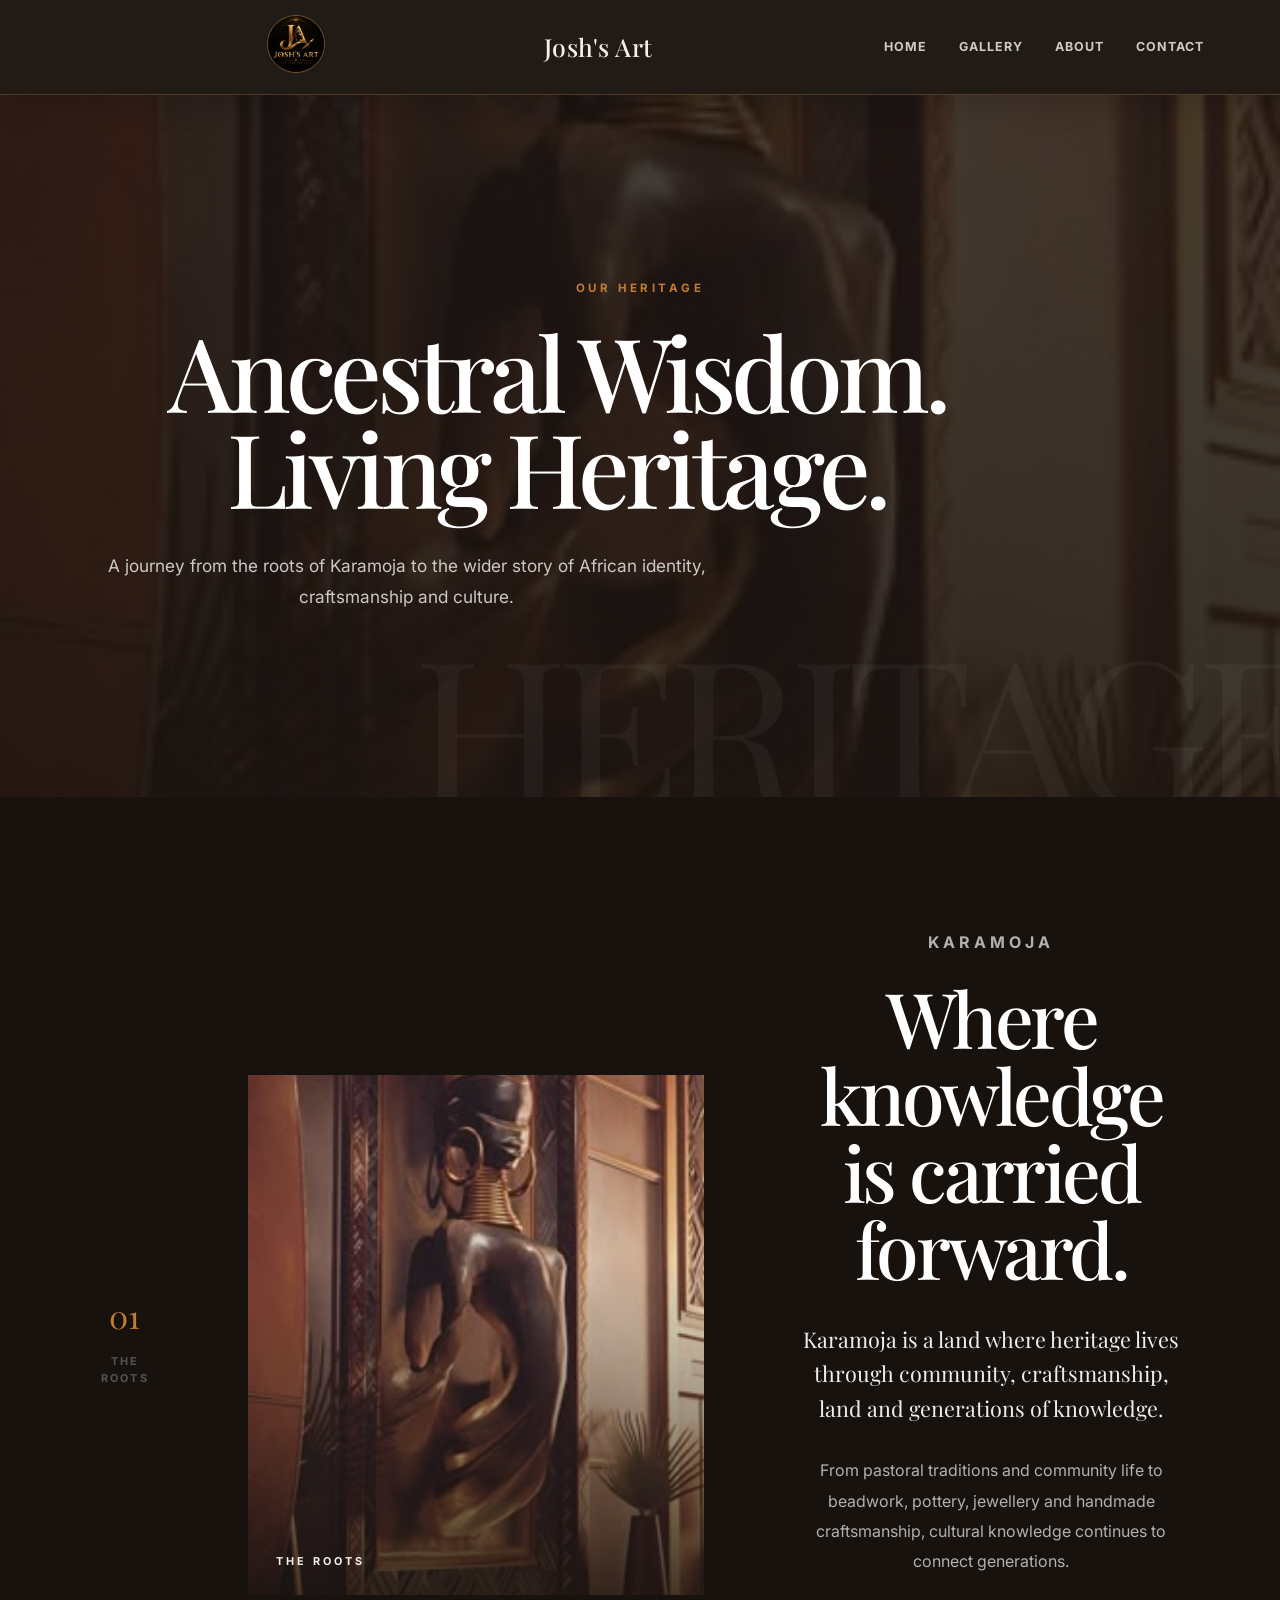
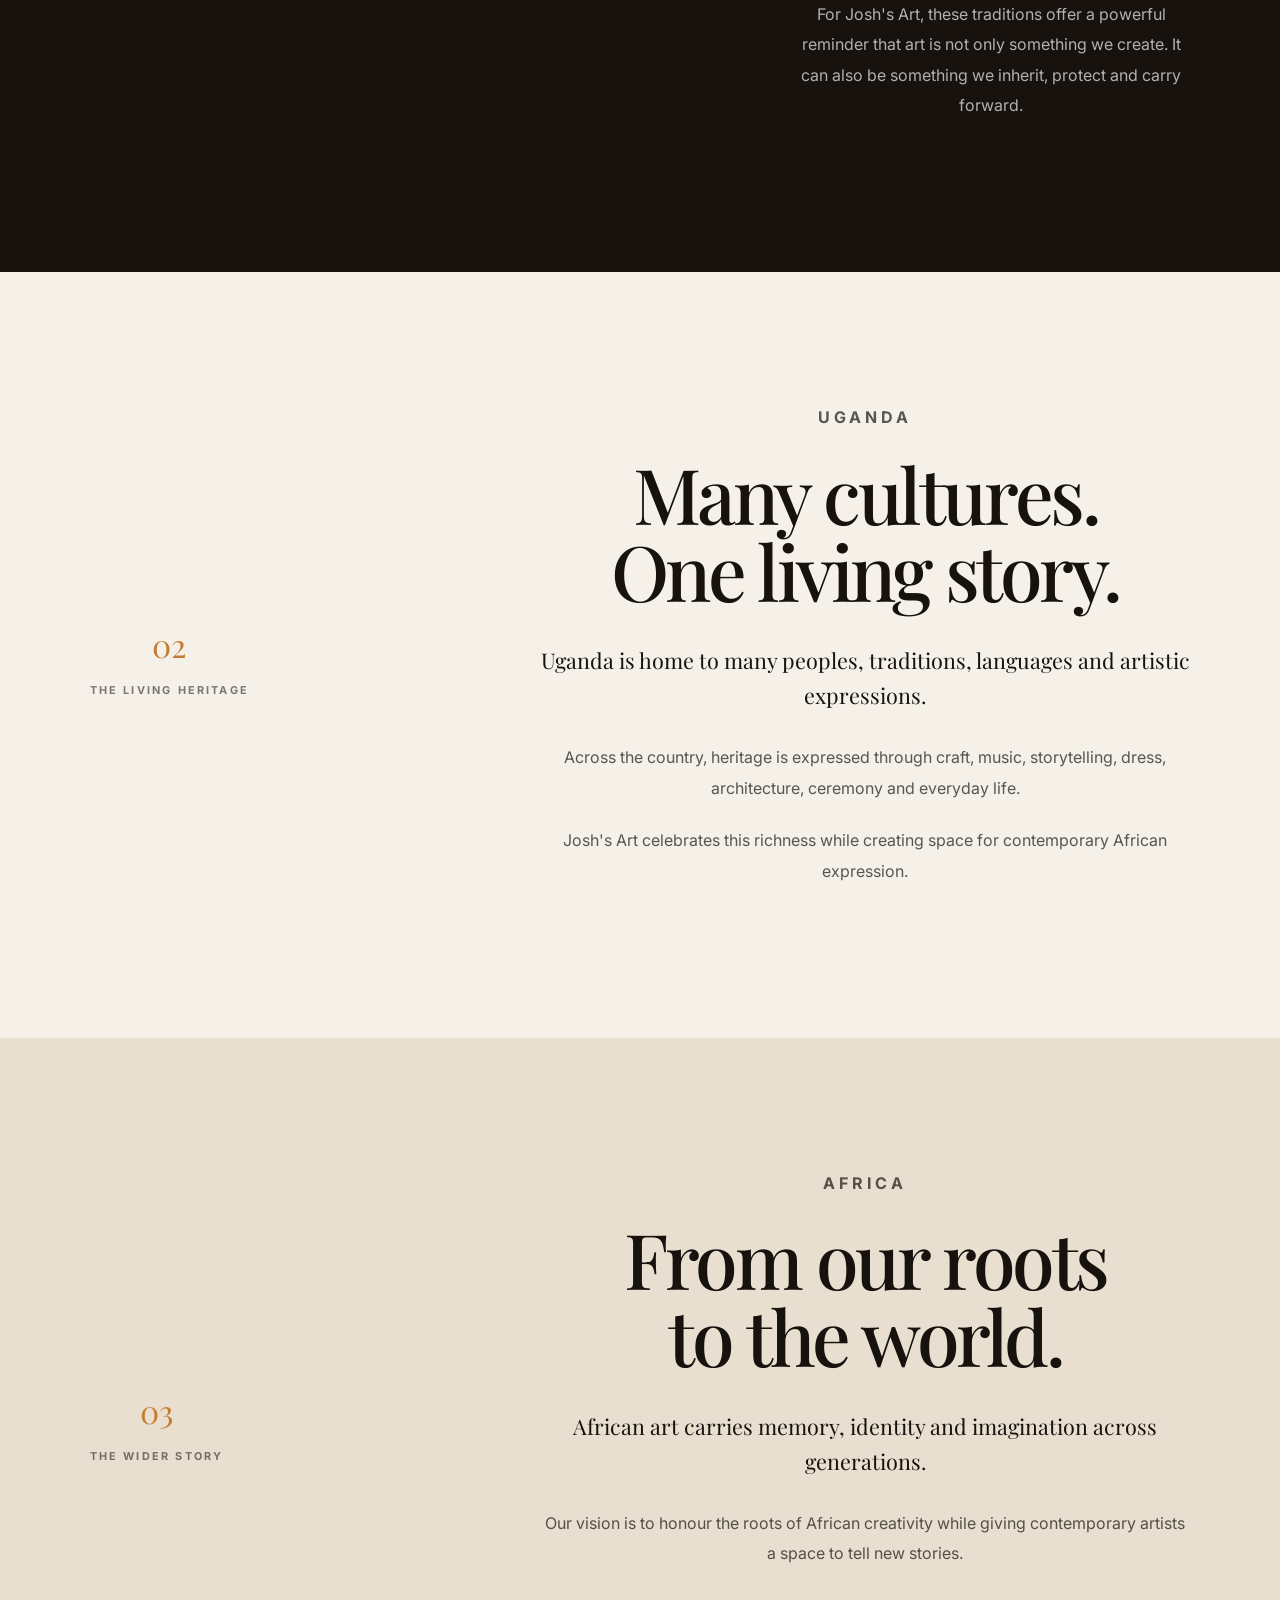
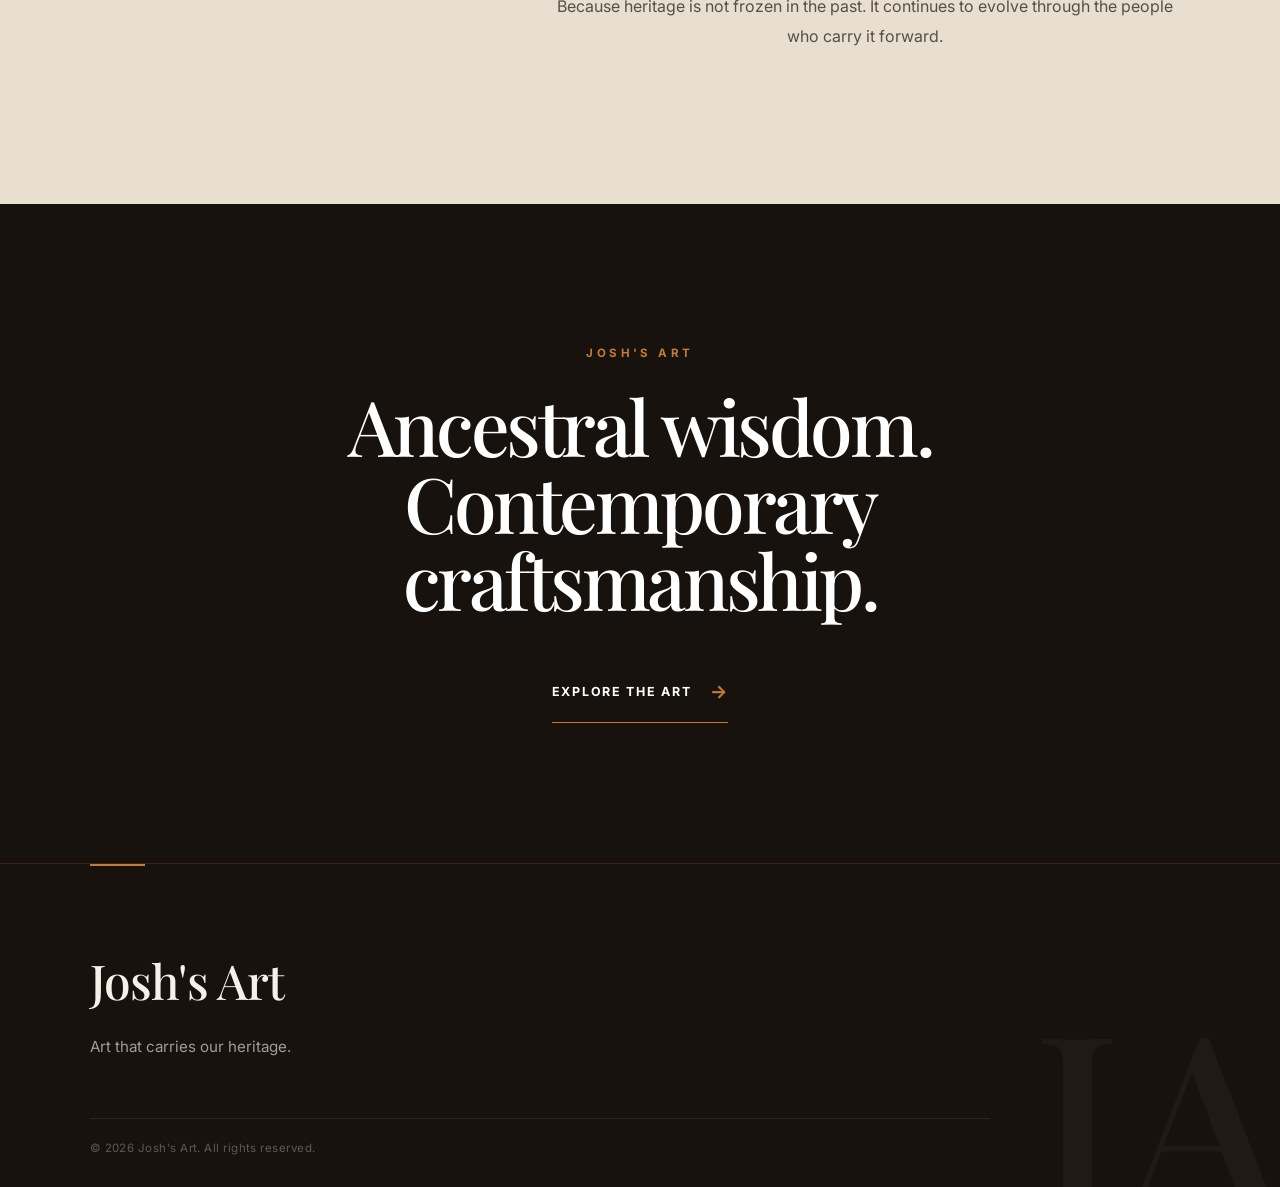
<file: heritage.html>
<!DOCTYPE html>
<html lang="en">
<head>
    <meta charset="UTF-8">
    <meta name="viewport" content="width=device-width, initial-scale=1.0">

    <title>Our Heritage | Josh's Art</title>

    <meta
        name="description"
        content="Discover the heritage, stories and craftsmanship that inspire Josh's Art."
    >

    <link rel="stylesheet" href="style.css">
<link rel="preconnect" href="https://fonts.googleapis.com">
<link rel="preconnect" href="https://fonts.gstatic.com" crossorigin>
<link href="https://fonts.googleapis.com/css2?family=Inter:wght@400;500;600&family=Playfair+Display:wght@500;600;700&display=swap" rel="stylesheet">
</head>

<body class="heritage-page">

    <!-- HEADER -->
    <header>
        <img src="images/joshs-art-logo.png" alt="Josh's Art Logo" class="site-logo">
        <h1>Josh's Art</h1>

        <nav class="main-nav">
            <button class="menu-toggle" type="button" aria-label="Open menu">
                ☰
            </button>

            <div class="menu-overlay"></div>

            <div class="nav-links">
                <button class="menu-close" type="button" aria-label="Close menu">×</button>
                <a href="index.html#home">Home</a>
                <a href="featured.html">Gallery</a>
                <a href="index.html#about">About</a>
                <a href="index.html#contact">Contact</a>
            </div>
        </nav>
    </header>


    <!-- HERITAGE HERO -->
    <main>

        <section class="heritage-hero">
            <div class="heritage-hero-inner">

                <p class="heritage-eyebrow">OUR HERITAGE</p>

                <h1>
                    Ancestral Wisdom.<br>
                    Living Heritage.
                </h1>

                <p class="heritage-intro">
                    A journey from the roots of Karamoja to the wider
                    story of African identity, craftsmanship and culture.
                </p>

            </div>
        </section>


        <!-- KARamoja -->
        <section class="heritage-story heritage-karamoja">

            <div class="heritage-story-inner">

                <div class="heritage-story-label">
                    <span>01</span>
                    <p>THE ROOTS</p>
                </div>

                <div class="heritage-story-visual">
                    <div class="heritage-visual-frame">
                        <img src="images/hero.jpg"
                             alt="Josh's Art heritage landscape">
                        <span>THE ROOTS</span>
                    </div>
                </div>

                <div class="heritage-story-content">

                    <p class="heritage-section-eyebrow">
                        KARAMOJA
                    </p>

                    <h2>
                        Where knowledge<br>
                        is carried forward.
                    </h2>

                    <p class="heritage-lead">
                        Karamoja is a land where heritage lives through
                        community, craftsmanship, land and generations
                        of knowledge.
                    </p>

                    <p>
                        From pastoral traditions and community life to
                        beadwork, pottery, jewellery and handmade
                        craftsmanship, cultural knowledge continues to
                        connect generations.
                    </p>

                    <p>
                        For Josh's Art, these traditions offer a
                        powerful reminder that art is not only something
                        we create. It can also be something we inherit,
                        protect and carry forward.
                    </p>

                </div>

            </div>

        </section>


        <!-- UGANDA -->
        <section class="heritage-story heritage-uganda">

            <div class="heritage-story-inner">

                <div class="heritage-story-label">
                    <span>02</span>
                    <p>THE LIVING HERITAGE</p>
                </div>

                <div class="heritage-story-content">

                    <p class="heritage-section-eyebrow">
                        UGANDA
                    </p>

                    <h2>
                        Many cultures.<br>
                        One living story.
                    </h2>

                    <p class="heritage-lead">
                        Uganda is home to many peoples, traditions,
                        languages and artistic expressions.
                    </p>

                    <p>
                        Across the country, heritage is expressed through
                        craft, music, storytelling, dress, architecture,
                        ceremony and everyday life.
                    </p>

                    <p>
                        Josh's Art celebrates this richness while
                        creating space for contemporary African expression.
                    </p>

                </div>

            </div>

        </section>


        <!-- AFRICA -->
        <section class="heritage-story heritage-africa">

            <div class="heritage-story-inner">

                <div class="heritage-story-label">
                    <span>03</span>
                    <p>THE WIDER STORY</p>
                </div>

                <div class="heritage-story-content">

                    <p class="heritage-section-eyebrow">
                        AFRICA
                    </p>

                    <h2>
                        From our roots<br>
                        to the world.
                    </h2>

                    <p class="heritage-lead">
                        African art carries memory, identity and
                        imagination across generations.
                    </p>

                    <p>
                        Our vision is to honour the roots of African
                        creativity while giving contemporary artists
                        a space to tell new stories.
                    </p>

                    <p>
                        Because heritage is not frozen in the past.
                        It continues to evolve through the people who
                        carry it forward.
                    </p>

                </div>

            </div>

        </section>


        <!-- CLOSING STATEMENT -->
        <section class="heritage-closing">

            <div class="heritage-closing-inner">

                <p class="heritage-eyebrow">
                    JOSH'S ART
                </p>

                <h2>
                    Ancestral wisdom.<br>
                    Contemporary craftsmanship.
                </h2>

                <a href="featured.html" class="heritage-button">
                    Explore The Art
                    <span aria-hidden="true">→</span>
                </a>

            </div>

        </section>

    </main>


    <!-- FOOTER -->
    <footer>
        <div class="footer-content">

            <h3>Josh's Art</h3>

            <p>
                Art that carries our heritage.
            </p>

            <p class="copyright">
                © 2026 Josh's Art. All rights reserved.
            </p>

        </div>
    </footer>


    <script src="script.js"></script>

</body>
</html>
</file>
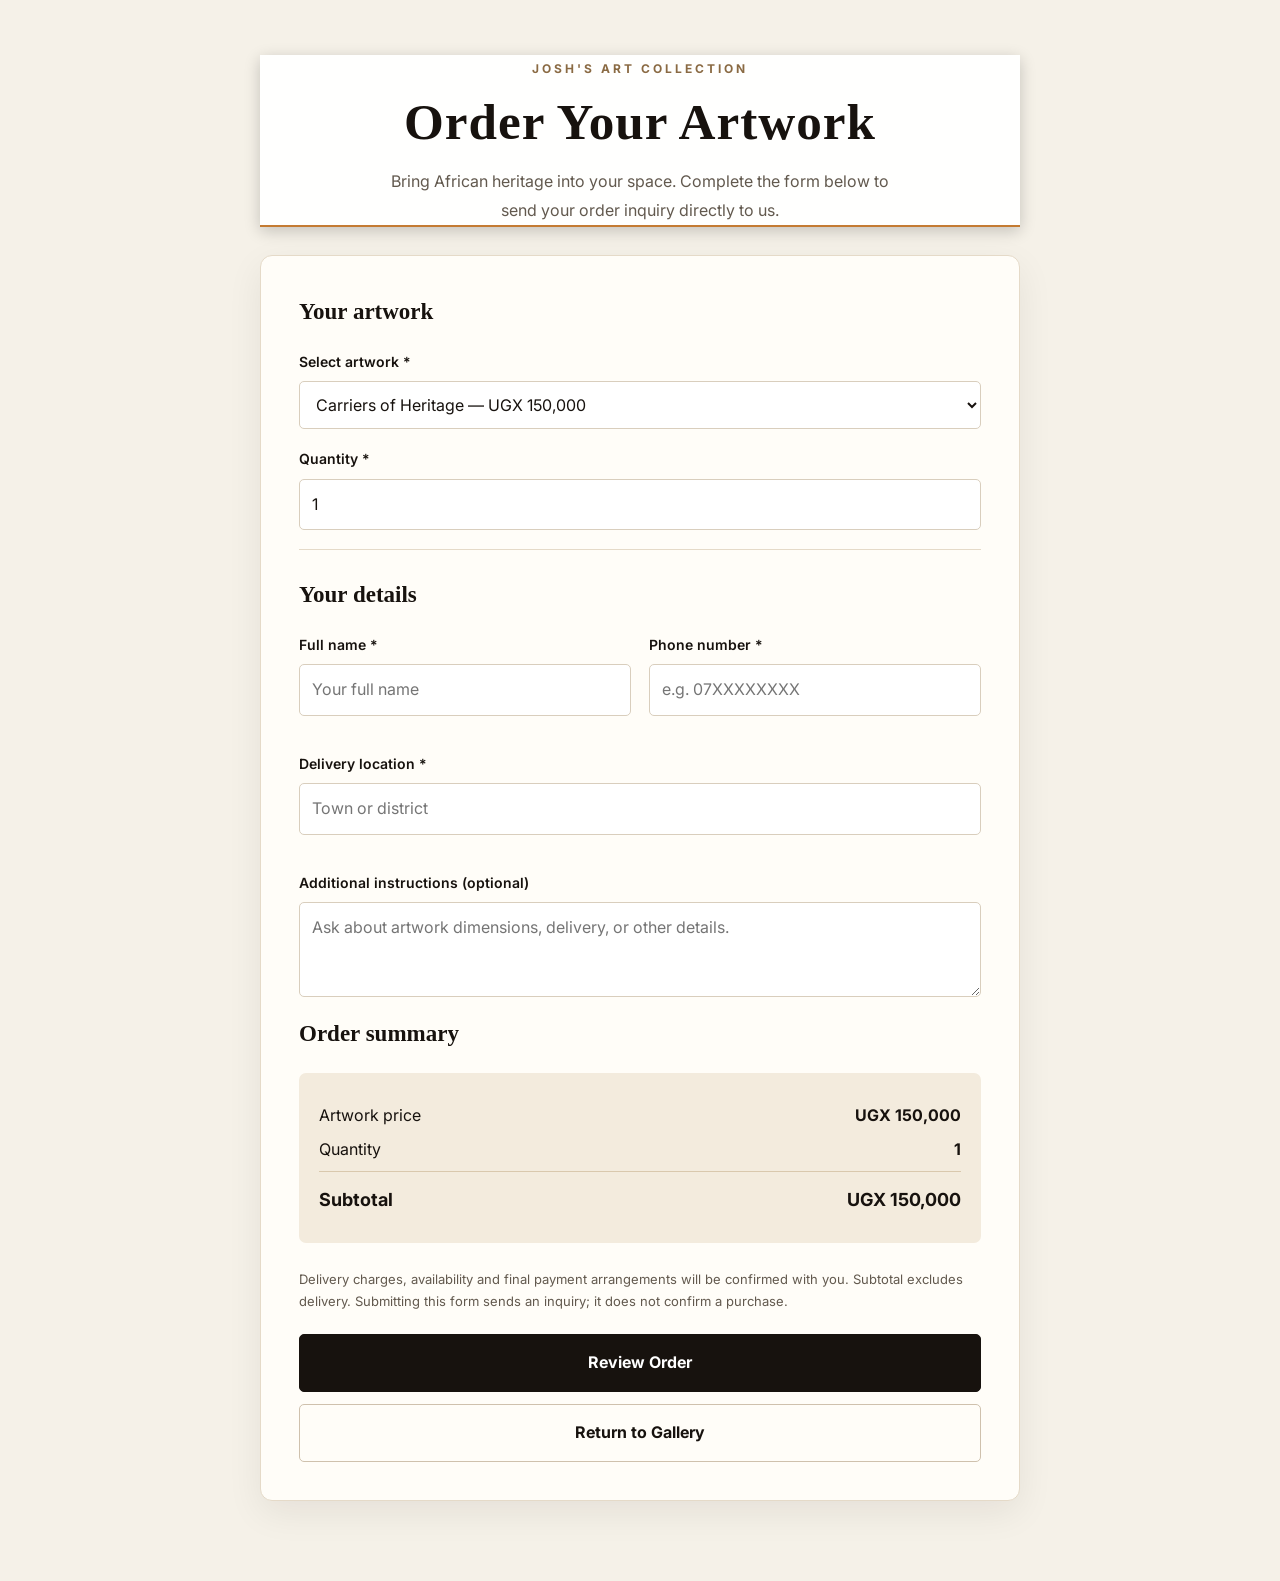
<file: order.html>
<!DOCTYPE html>
<html lang="en">
<head>
    <meta charset="UTF-8">
    <meta name="viewport" content="width=device-width, initial-scale=1.0">
    <meta name="theme-color" content="#17120e">
    <meta name="description" content="Order original African art from Josh's Art collection.">
    <title>Order Artwork | Josh's Art</title>
    <link rel="stylesheet" href="style.css">

    <style>
        body:has(.order-page) {
            margin: 0;
            overflow-x: hidden;
        }

        .order-page,
        .order-page * {
            box-sizing: border-box;
        }

        .order-page {
            position: relative;
            width: 100%;
            min-width: 0;
            overflow-x: clip;
        }

        .order-page .order-heading {
            display: block;
            position: relative;
            width: 100%;
            max-width: 100%;
            margin: 0 auto 28px;
            padding: 0;
            text-align: center;
        }

        .order-page .order-heading h1 {
            display: block;
            position: static;
            width: 100%;
            max-width: 100%;
            margin: 12px 0 16px;
            padding: 0;
            font-size: clamp(2rem, 7vw, 3.2rem);
            line-height: 1.15;
            overflow-wrap: anywhere;
        }

        .order-page {
            min-height: 75vh;
            padding: 55px 20px 80px;
            background: #f5f1e8;
            color: #17120e;
        }

        .order-container {
            max-width: 760px;
            margin: 0 auto;
        }

        .order-heading {
            text-align: center;
            margin-bottom: 35px;
        }

        .order-heading .order-eyebrow {
            color: #8a6a43;
            letter-spacing: 3px;
            font-size: 12px;
            font-weight: bold;
        }

        .order-heading h1 {
            margin: 12px 0;
            font-family: Georgia, serif;
            font-size: clamp(30px, 6vw, 46px);
        }

        .order-heading p {
            max-width: 520px;
            margin: 0 auto;
            line-height: 1.8;
            color: #62594e;
        }

        .order-card {
            padding: clamp(20px, 5vw, 38px);
            background: #fffdf8;
            border: 1px solid #e5dac8;
            border-radius: 12px;
            box-shadow: 0 12px 36px rgba(23, 18, 14, .07);
        }

        .order-section-title {
            margin: 0 0 20px;
            font-family: Georgia, serif;
            font-size: 23px;
        }

        .order-grid {
            display: grid;
            grid-template-columns: repeat(2, minmax(0, 1fr));
            gap: 18px;
        }

        .order-field {
            min-width: 0;
            margin-bottom: 19px;
        }

        .order-field.full {
            grid-column: 1 / -1;
        }

        .order-field label {
            display: block;
            margin-bottom: 8px;
            font-size: 14px;
            font-weight: 600;
        }

        .order-field input,
        .order-field select,
        .order-field textarea {
            display: block;
            width: 100%;
            min-height: 48px;
            padding: 12px;
            border: 1px solid #d9cebd;
            border-radius: 5px;
            background: #fff;
            color: #17120e;
            font: inherit;
            box-sizing: border-box;
        }

        .order-field textarea {
            min-height: 95px;
            resize: vertical;
        }

        .order-field input:focus,
        .order-field select:focus,
        .order-field textarea:focus {
            outline: 2px solid #c47b32;
            outline-offset: 2px;
        }

        .order-divider {
            border: 0;
            border-top: 1px solid #e5dac8;
            margin: 10px 0 27px;
        }

        .order-summary {
            margin: 8px 0 25px;
            padding: 20px;
            background: #f3ebdd;
            border-radius: 7px;
        }

        .order-summary-row {
            display: flex;
            justify-content: space-between;
            gap: 16px;
            margin: 10px 0;
            line-height: 1.5;
        }

        .order-summary-row.total {
            padding-top: 14px;
            border-top: 1px solid #d9c8ad;
            font-weight: bold;
            font-size: 18px;
        }

        .order-note {
            color: #62594e;
            font-size: 13px;
            line-height: 1.7;
            margin: 14px 0 22px;
        }

        .order-submit,
        .order-back {
            display: block;
            width: 100%;
            padding: 15px 18px;
            border-radius: 5px;
            text-align: center;
            text-decoration: none;
            font: inherit;
            font-weight: bold;
            cursor: pointer;
            box-sizing: border-box;
        }

        .order-submit {
            border: 1px solid #17120e;
            background: #17120e;
            color: #fff;
        }

        .order-submit:hover {
            background: #8a5427;
            border-color: #8a5427;
        }

        .order-back {
            margin-top: 12px;
            border: 1px solid #cfc1ad;
            background: transparent;
            color: #17120e;
        }

        .order-back:hover {
            background: #f3ebdd;
        }

        .order-review[hidden] {
            display: none !important;
        }

        .order-review {
            margin-top: 24px;
            scroll-margin-top: 24px;
        }

        .order-next-steps {
            margin: 22px 0;
            padding: 20px;
            border: 1px solid #e4d5c0;
            border-left: 4px solid #c47b32;
            border-radius: 8px;
            background: #f8f3ea;
            color: #17120e;
        }

        .order-next-steps h3 {
            margin: 0 0 16px;
            font-family: Georgia, serif;
            font-size: 20px;
        }

        .order-next-steps ol {
            margin: 0;
            padding-left: 22px;
        }

        .order-next-steps li {
            padding-left: 4px;
        }

        .order-next-steps li + li {
            margin-top: 14px;
        }

        .order-next-steps li::marker {
            color: #a76528;
            font-weight: 700;
        }

        .order-next-steps li strong,
        .order-next-steps li span {
            display: block;
        }

        .order-next-steps li strong {
            margin-bottom: 4px;
        }

        .order-next-steps li span {
            color: #65584a;
            font-size: 14px;
            line-height: 1.6;
        }

        .review-artwork-preview {
            margin: 16px 0 22px;
            text-align: center;
        }

        .review-artwork-preview img {
            display: block;
            width: 100%;
            max-width: 340px;
            max-height: 340px;
            object-fit: contain;
            margin: 0 auto;
            border-radius: 7px;
            background: #f3ebdd;
        }

        .review-artwork-preview h3 {
            margin: 12px 0 0;
            color: #17120e;
            font-family: Georgia, serif;
            font-size: 20px;
        }

        .order-review .order-summary-row strong {
            max-width: 62%;
            overflow-wrap: anywhere;
            text-align: right;
        }

        .order-review button + button,
        .order-review button + a {
            margin-top: 12px;
        }

        @media (max-width: 540px) {
            .order-page {
                padding: 38px 14px 55px;
            }

            .order-grid {
                grid-template-columns: 1fr;
                gap: 0;
            }

            .order-field.full {
                grid-column: auto;
            }
        }
    </style>
<link rel="preconnect" href="https://fonts.googleapis.com">
<link rel="preconnect" href="https://fonts.gstatic.com" crossorigin>
<link href="https://fonts.googleapis.com/css2?family=Inter:wght@400;500;600&family=Playfair+Display:wght@500;600;700&display=swap" rel="stylesheet">
</head>

<body>
    <main class="order-page">
        <div class="order-container">

            <header class="order-heading">
                <span class="order-eyebrow">JOSH'S ART COLLECTION</span>
                <h1>Order Your Artwork</h1>
                <p>
                    Bring African heritage into your space.
                    Complete the form below to send your order inquiry directly to us.
                </p>
            </header>

            <form class="order-card" id="art-order-form">

                <h2 class="order-section-title">Your artwork</h2>

                <div class="order-field">
                    <label for="order-artwork">Select artwork *</label>
                    <select id="order-artwork" name="artwork" required>
                        <option value="Carriers of Heritage" data-price="150000">
                            Carriers of Heritage — UGX 150,000
                        </option>
                        <option value="Mother Continent" data-price="200000">
                            Mother Continent — UGX 200,000
                        </option>
                        <option value="Roots & Rhythm" data-price="180000">
                            Roots &amp; Rhythm — UGX 180,000
                        </option>
                    </select>
                </div>

                <div class="order-field">
                    <label for="order-quantity">Quantity *</label>
                    <input
                        id="order-quantity"
                        name="quantity"
                        type="number"
                        min="1"
                        max="20"
                        step="1"
                        value="1"
                        required>
                </div>

                <hr class="order-divider">

                <h2 class="order-section-title">Your details</h2>

                <div class="order-grid">
                    <div class="order-field">
                        <label for="order-name">Full name *</label>
                        <input
                            id="order-name"
                            name="customerName"
                            type="text"
                            autocomplete="name"
                            maxlength="100"
                            required
                            placeholder="Your full name">
                    </div>

                    <div class="order-field">
                        <label for="order-phone">Phone number *</label>
                        <input
                            id="order-phone"
                            name="customerPhone"
                            type="tel"
                            autocomplete="tel"
                            maxlength="25"
                            required
                            placeholder="e.g. 07XXXXXXXX">
                    </div>

                    <div class="order-field full">
                        <label for="order-location">Delivery location *</label>
                        <input
                            id="order-location"
                            name="deliveryLocation"
                            type="text"
                            autocomplete="street-address"
                            maxlength="200"
                            required
                            placeholder="Town or district">
                    </div>

                    <div class="order-field full">
                        <label for="order-notes">Additional instructions (optional)</label>
                        <textarea
                            id="order-notes"
                            name="notes"
                            maxlength="500"
                            placeholder="Ask about artwork dimensions, delivery, or other details."></textarea>
                    </div>
                </div>

                <h2 class="order-section-title">Order summary</h2>

                <div class="order-summary" aria-live="polite">
                    <div class="order-summary-row">
                        <span>Artwork price</span>
                        <strong id="summary-price">UGX 150,000</strong>
                    </div>

                    <div class="order-summary-row">
                        <span>Quantity</span>
                        <strong id="summary-quantity">1</strong>
                    </div>

                    <div class="order-summary-row total">
                        <span>Subtotal</span>
                        <strong id="summary-total">UGX 150,000</strong>
                    </div>
                </div>

                <p class="order-note">
                    Delivery charges, availability and final payment arrangements
                    will be confirmed with you. Subtotal excludes delivery.
                    Submitting this form sends an inquiry; it does not confirm a purchase.
                </p>

                <button class="order-submit" type="submit">
                    Review Order
                </button>

                <a class="order-back" href="featured.html">
                    Return to Gallery
                </a>

            </form>

            <section class="order-card order-review" id="order-review" hidden>
                <h2 class="order-section-title">Review Your Order</h2>
                <p class="order-note">
                    Check your artwork selection and contact details before continuing.
                </p>

                <div class="review-artwork-preview">
                    <img
                        id="review-image"
                        src="images/art1.jpg"
                        alt="Preview of the selected artwork">
                    <h3 id="review-image-title">Carriers of Heritage</h3>
                </div>

                <div class="order-summary">
                    <div class="order-summary-row">
                        <span>Artwork</span>
                        <strong id="review-artwork"></strong>
                    </div>
                    <div class="order-summary-row">
                        <span>Physical size</span>
                        <strong id="review-size">To be confirmed</strong>
                    </div>
                    <div class="order-summary-row">
                        <span>Unit price</span>
                        <strong id="review-price"></strong>
                    </div>
                    <div class="order-summary-row">
                        <span>Quantity</span>
                        <strong id="review-quantity"></strong>
                    </div>
                    <div class="order-summary-row total">
                        <span>Subtotal</span>
                        <strong id="review-total"></strong>
                    </div>
                </div>

                <h2 class="order-section-title">Customer Details</h2>
                <div class="order-summary">
                    <div class="order-summary-row">
                        <span>Full name</span>
                        <strong id="review-name"></strong>
                    </div>
                    <div class="order-summary-row">
                        <span>Phone</span>
                        <strong id="review-phone"></strong>
                    </div>
                    <div class="order-summary-row">
                        <span>Delivery location</span>
                        <strong id="review-location"></strong>
                    </div>
                    <div class="order-summary-row">
                        <span>Instructions</span>
                        <strong id="review-notes"></strong>
                    </div>
                </div>

                <p class="order-note">
                    Delivery charges are not included. Availability, delivery
                    arrangements and payment must still be confirmed by Josh's Art.
                    Continuing to WhatsApp sends an inquiry, not a confirmed purchase.
                </p>

                <div class="order-next-steps">
                    <h3>What happens next?</h3>
                    <ol>
                        <li>
                            <strong>Send your inquiry</strong>
                            <span>Your selected artwork and order details will be sent to us on WhatsApp.</span>
                        </li>
                        <li>
                            <strong>Confirm the details</strong>
                            <span>We'll discuss artwork availability, delivery charges and payment arrangements.</span>
                        </li>
                        <li>
                            <strong>Finalize your order</strong>
                            <span>Proceed once the details have been agreed with Josh's Art.</span>
                        </li>
                    </ol>
                </div>

                <button class="order-submit" id="confirm-order" type="button">
                    Confirm &amp; Continue to WhatsApp
                </button>
                <button class="order-back" id="edit-order" type="button">
                    Edit Details
                </button>
                <a class="order-back" href="featured.html">Return to Gallery</a>
            </section>
        </div>
    </main>

    <script>
        (function () {
            const form = document.getElementById("art-order-form");
            const artwork = document.getElementById("order-artwork");
            const quantity = document.getElementById("order-quantity");
            const priceOutput = document.getElementById("summary-price");
            const quantityOutput = document.getElementById("summary-quantity");
            const totalOutput = document.getElementById("summary-total");
            const reviewPanel = document.getElementById("order-review");

            const money = amount =>
                "UGX " + amount.toLocaleString("en-UG");

            function getOrder() {
                const option = artwork.options[artwork.selectedIndex];
                const price = Number(option.dataset.price);
                const qty = Number(quantity.value);

                return {
                    option,
                    price,
                    qty,
                    name: document.getElementById("order-name").value.trim(),
                    phone: document.getElementById("order-phone").value.trim(),
                    location: document.getElementById("order-location").value.trim(),
                    notes: document.getElementById("order-notes").value.trim()
                };
            }

            function updateSummary() {
                const option = artwork.options[artwork.selectedIndex];
                const price = Number(option.dataset.price);
                const qty = Math.max(1, Math.min(20, Number(quantity.value) || 1));

                priceOutput.textContent = money(price);
                quantityOutput.textContent = qty;
                totalOutput.textContent = money(price * qty);
            }

            const requestedArtwork =
                new URLSearchParams(window.location.search).get("artwork");

            if (requestedArtwork) {
                for (const option of artwork.options) {
                    if (option.value === requestedArtwork) {
                        artwork.value = requestedArtwork;
                        break;
                    }
                }
            }

            artwork.addEventListener("change", updateSummary);
            quantity.addEventListener("input", updateSummary);
            updateSummary();

            form.addEventListener("submit", function (event) {
                event.preventDefault();

                if (!form.reportValidity()) return;

                const order = getOrder();

                if (!Number.isInteger(order.qty) ||
                    order.qty < 1 || order.qty > 20) {
                    quantity.setCustomValidity("Choose a quantity from 1 to 20.");
                    quantity.reportValidity();
                    quantity.setCustomValidity("");
                    return;
                }

                const artworkImages = {
                    "Carriers of Heritage": "images/art1.jpg",
                    "Mother Continent": "images/art2.jpeg",
                    "Roots & Rhythm": "images/art3.jpeg"
                };

                const reviewImage = document.getElementById("review-image");
                reviewImage.src = artworkImages[order.option.value];
                reviewImage.alt = "Preview of " + order.option.value;
                document.getElementById("review-image-title").textContent =
                    order.option.value;

                document.getElementById("review-artwork").textContent =
                    order.option.value;
                document.getElementById("review-price").textContent =
                    money(order.price);
                document.getElementById("review-quantity").textContent =
                    order.qty;
                document.getElementById("review-total").textContent =
                    money(order.price * order.qty);
                document.getElementById("review-name").textContent =
                    order.name;
                document.getElementById("review-phone").textContent =
                    order.phone;
                document.getElementById("review-location").textContent =
                    order.location;
                document.getElementById("review-notes").textContent =
                    order.notes || "None";

                form.hidden = true;
                reviewPanel.hidden = false;
                reviewPanel.scrollIntoView({ behavior: "smooth", block: "start" });
            });

            document.getElementById("edit-order").addEventListener("click", function () {
                reviewPanel.hidden = true;
                form.hidden = false;
                form.scrollIntoView({ behavior: "smooth", block: "start" });
            });

            document.getElementById("confirm-order").addEventListener("click", function () {
                const order = getOrder();

                const message = [
                    "Hello Josh's Art! I'd like to place an order inquiry.",
                    "",
                    "Artwork: " + order.option.value,
                    "Unit price: " + money(order.price),
                    "Quantity: " + order.qty,
                    "Subtotal: " + money(order.price * order.qty),
                    "",
                    "Customer name: " + order.name,
                    "Customer phone: " + order.phone,
                    "Delivery location: " + order.location,
                    "Additional instructions: " + (order.notes || "None"),
                    "",
                    "Please confirm artwork availability, delivery charges and delivery arrangements.",
                    "Please also confirm the accepted payment method and payment arrangements before I pay."
                ].join("\n");

                const whatsappURL =
                    "https://wa.me/256787551195?text=" +
                    encodeURIComponent(message);

                window.location.href = whatsappURL;
            });
        })();
    </script>
</body>
</html>
</file>
<file: style.css>
* {
    box-sizing: border-box;
    margin: 0;
    padding: 0;
}

body {
    font-family: "Inter", Arial, sans-serif;
    background: #f5f1e8;
    color: #222;
    line-height: 1.6;
}

header {
    background: #17120e;
    color: white;
    padding: 25px 20px;
    text-align: center;
    border-bottom: 3px solid #c47b32;
    box-shadow: 0 4px 15px rgba(0,0,0,0.2);
}

header h1 {
    font-size: 32px;
    letter-spacing: 1px;
    margin-bottom: 18px;
}

header h1 {
    margin-bottom: 15px;
}

nav a {
    color: white;
    text-decoration: none;
    margin: 0 12px;
    padding: 8px 4px;
    font-weight: 600;
    transition: color 0.3s ease, border-bottom 0.3s ease;
}

nav a:hover {
    color: #c47b32;
    border-bottom: 2px solid #c47b32;
}

.hero {
    min-height: 600px;
    padding: 120px 20px;
    display: flex;
    flex-direction: column;
    justify-content: center;
    align-items: center;
    text-align: center;
    color: white;
    background-image:
        linear-gradient(rgba(0,0,0,0.55), rgba(0,0,0,0.55)),
        url("images/hero.jpg");
    background-size: cover;
    background-position: center;
    background-attachment: fixed;
}

.hero h2 {
    font-size: 52px;
    line-height: 1.15;
    margin-bottom: 20px;
    letter-spacing: 1px;
    text-shadow: 0 4px 12px rgba(0,0,0,0.5);
}

.hero p {
    max-width: 700px;
    font-size: 19px;
    margin-bottom: 30px;
    line-height: 1.7;
    text-shadow: 0 2px 8px rgba(0,0,0,0.5);
}

.button {
    display: inline-block;
    background: #c47b32;
    color: white;
    padding: 12px 24px;
    border-radius: 5px;
    text-decoration: none;
}

section {
    padding: 60px 20px;
    text-align: center;
}

.gallery {
    max-width: 1100px;
    margin: 30px auto;
    display: grid;
    grid-template-columns: repeat(auto-fit, minmax(220px, 1fr));
    gap: 25px;
}

.gallery img {
    width: 100%;
    height: 280px;
    object-fit: cover;
    border-radius: 8px;
}

#about,
#contact {
    max-width: 900px;
    margin: auto;
}

footer {
    background: #17120e;
    color: white;
    text-align: center;
    padding: 20px;
}

@media (max-width: 600px) {
    .hero h2 {
        font-size: 30px;
    }

    nav a {
        display: inline-block;
        margin: 5px;
    }
}


.art-card {
    background: white;
    padding: 18px;
    border-radius: 14px;
    box-shadow: 0 6px 18px rgba(0,0,0,0.12);
    text-align: center;
    overflow: hidden;
    transition: transform 0.3s ease, box-shadow 0.3s ease;
}

.art-card img {
    width: 100%;
    height: 300px;
    object-fit: cover;
    border-radius: 10px;
    transition: transform 0.4s ease;
    cursor: pointer;
}

.art-card:hover img {
    transform: scale(1.03);
}

.art-card h3 {
    margin-top: 15px;
    font-size: 24px;
}

.art-card p {
    margin: 10px 0;
}

.art-card .price {
    font-weight: bold;
    font-size: 18px;
}

.art-card .button {
    margin-top: 10px;
}


.art-card {
    transition: transform 0.3s ease, box-shadow 0.3s ease;
}

.art-card:hover {
    transform: translateY(-8px);
    box-shadow: 0 10px 25px rgba(0,0,0,0.18);
}

.art-card .button {
    transition: transform 0.2s ease;
}

.art-card .button:hover {
    transform: scale(1.05);
}


/* Lightbox */
.lightbox {
    display: none;
    position: fixed;
    z-index: 9999;
    left: 0;
    top: 0;
    width: 100%;
    height: 100%;
    background: rgba(0, 0, 0, 0.9);
    justify-content: center;
    align-items: center;
}

.lightbox img {
    max-width: 90%;
    max-height: 85%;
    object-fit: contain;
    border-radius: 8px;
}

.lightbox .close {
    position: absolute;
    top: 20px;
    right: 35px;
    color: white;
    font-size: 45px;
    font-weight: bold;
    cursor: pointer;
}



/* Artwork Details Modal */
.details-modal {
    display: none;
    position: fixed;
    z-index: 10000;
    inset: 0;
    background: rgba(0, 0, 0, 0.75);
    padding: 20px;
    justify-content: center;
    align-items: center;
}

.details-box {
    position: relative;
    width: 100%;
    max-width: 850px;
    max-height: 90vh;
    overflow-y: auto;
    background: #f5f1e8;
    border-radius: 15px;
    box-shadow: 0 15px 50px rgba(0,0,0,0.35);
    display: grid;
    grid-template-columns: 1fr 1fr;
    overflow: hidden;
}

.details-box > img {
    width: 100%;
    height: 100%;
    min-height: 450px;
    object-fit: cover;
}

.details-content {
    padding: 45px 35px;
    display: flex;
    flex-direction: column;
    justify-content: center;
    text-align: left;
}

.details-content h2 {
    font-size: 32px;
    margin-bottom: 18px;
}

.details-content p {
    margin-bottom: 18px;
}

#details-price {
    font-size: 22px;
    font-weight: bold;
    color: #c47b32;
}

.details-content .button {
    margin-top: 10px;
    text-align: center;
}

.details-close {
    position: absolute;
    top: 10px;
    right: 18px;
    font-size: 38px;
    color: #222;
    cursor: pointer;
    z-index: 2;
}

.details-close:hover {
    color: #c47b32;
}

@media (max-width: 700px) {
    .details-box {
        grid-template-columns: 1fr;
        max-height: 90vh;
    }

    .details-box > img {
        min-height: 280px;
        max-height: 350px;
    }

    .details-content {
        padding: 30px 25px;
    }

    .details-content h2 {
        font-size: 27px;
    }
}

/* Premium button styling */
.button {
    border: none;
    cursor: pointer;
    font-weight: 600;
    transition: all 0.3s ease;
}

.button:hover {
    background: #a86225;
    transform: translateY(-2px);
    box-shadow: 0 5px 12px rgba(0,0,0,0.2);
}

/* About section */
#about {
    background: #17120e;
    color: white;
    max-width: none;
    padding: 80px 20px;
}

.about-content {
    max-width: 800px;
    margin: auto;
}

.about-content h2 {
    font-size: 36px;
    margin-bottom: 25px;
    color: #c47b32;
}

.about-content p {
    font-size: 18px;
    margin-bottom: 20px;
    line-height: 1.8;
}

#about {
    background: #17120e !important;
    color: white !important;
    max-width: none;
    padding: 80px 20px;
}

#about h2 {
    color: #c47b32;
}

#about p {
    color: white;
}

/* Contact section */
#contact {
    background: #f5f1e8;
    max-width: none;
    padding: 80px 20px;
}

.contact-content {
    max-width: 750px;
    margin: auto;
}

.contact-content h2 {
    font-size: 36px;
    margin-bottom: 20px;
    color: #17120e;
}

.contact-content p {
    font-size: 18px;
    margin-bottom: 15px;
}

.contact-content .button {
    margin-top: 15px;
}

footer {
    background: #17120e;
    color: white;
    padding: 45px 20px;
    text-align: center;
}

.footer-content {
    max-width: 800px;
    margin: auto;
}

.footer-content h3 {
    font-size: 26px;
    color: #c47b32;
    margin-bottom: 10px;
}

.footer-content p {
    margin-bottom: 10px;
}

.footer-content .copyright {
    margin-top: 20px;
    font-size: 14px;
    opacity: 0.75;
}
/* Mobile side navigation */
.menu-toggle {
    display: none;
    background: transparent;
    color: white;
    border: none;
    font-size: 30px;
    cursor: pointer;
}

.nav-links {
    display: flex;
    justify-content: center;
    align-items: center;
}

@media (max-width: 600px) {
    .menu-toggle {
        display: block;
        margin-left: auto;
    }

    .nav-links {
        position: fixed;
        top: 0;
        right: -280px;
        width: 280px;
        height: 100vh;
        background: #17120e;
        display: flex;
        flex-direction: column;
        justify-content: flex-start;
        align-items: flex-start;
        padding: 90px 30px 30px;
        gap: 20px;
        z-index: 9998;
        transition: right 0.3s ease;
        box-shadow: -5px 0 20px rgba(0,0,0,0.3);
    }

    .nav-links.active {
        right: 0;
    }

    .nav-links a {
        color: white;
        font-size: 18px;
        margin: 0;
    }
}

/* Side menu close button */
.menu-close {
    display: none;
    background: transparent;
    color: white;
    border: none;
    font-size: 36px;
    cursor: pointer;
    position: absolute;
    top: 20px;
    right: 25px;
}

@media (max-width: 600px) {
    .menu-close {
        display: block;
    }
}

/* Mobile menu overlay */
.menu-overlay {
    display: none;
}

@media (max-width: 600px) {
    .menu-overlay {
        display: block;
        position: fixed;
        inset: 0;
        background: rgba(0, 0, 0, 0.5);
        z-index: 9997;
        opacity: 0;
        pointer-events: none;
        transition: opacity 0.3s ease;
    }

    .menu-overlay.active {
        opacity: 1;
        pointer-events: auto;
    }
}

/* Brand logo */
.site-logo {
    width: 38px;
    height: 38px;
    display: block;
    margin: 0 auto 6px;
    border-radius: 14px;
}

@media (max-width: 600px) {
    .site-logo {
        width: 34px;
        height: 34px;
        margin-bottom: 5px;
    }
}
/* ===== PREMIUM HERO ===== */

.hero {
    min-height: 75vh;
    position: relative;
    display: flex;
    align-items: center;
    overflow: hidden;
    padding: 80px 8%;
    background:
        linear-gradient(90deg, rgba(23, 18, 14, 0.98) 0%, rgba(23, 18, 14, 0.88) 48%, rgba(23, 18, 14, 0.55) 100%),
        url("images/art1.jpg") center/cover no-repeat;
    color: #fff;
}

.hero-content {
    max-width: 720px;
    position: relative;
    z-index: 2;
}

.hero-label {
    margin: 0 0 18px;
    font-size: 0.8rem;
    font-weight: 700;
    letter-spacing: 4px;
    text-transform: uppercase;
    opacity: 0.8;
}

.hero h2 {
    margin: 0;
    font-size: clamp(3rem, 7vw, 6rem);
    line-height: 0.95;
    letter-spacing: -2px;
}

.hero-text {
    max-width: 560px;
    margin: 28px 0;
    font-size: 1.1rem;
    line-height: 1.8;
    opacity: 0.88;
}

.hero-buttons {
    display: flex;
    gap: 14px;
    flex-wrap: wrap;
}

.secondary-button {
    background: transparent !important;
    border: 1px solid rgba(255, 255, 255, 0.5);
}

.hero-decoration {
    position: absolute;
    right: 5%;
    bottom: 5%;
    writing-mode: vertical-rl;
    font-size: clamp(4rem, 10vw, 9rem);
    font-weight: 800;
    letter-spacing: 12px;
    opacity: 0.08;
    pointer-events: none;
}

@media (max-width: 700px) {
    .hero {
        min-height: 70vh;
        padding: 70px 6%;
    }

    .hero h2 {
        font-size: clamp(2.8rem, 14vw, 4.5rem);
    }

    .hero-text {
        font-size: 1rem;
    }
}

/* ===== PREMIUM STOREFRONT GALLERY ===== */

.gallery-intro {
    max-width: 650px;
    margin: -15px auto 40px;
    color: #756b63;
    font-size: 1rem;
    line-height: 1.7;
}

.gallery {
    max-width: 1200px;
    margin: 0 auto;
    padding: 0 20px;
    display: grid;
    grid-template-columns: repeat(auto-fit, minmax(280px, 1fr));
    gap: 30px;
}

.art-card {
    background: #ffffff;
    border-radius: 18px;
    overflow: hidden;
    box-shadow: 0 8px 30px rgba(0, 0, 0, 0.10);
    text-align: left;
    transition: transform 0.35s ease, box-shadow 0.35s ease;
}

.art-card:hover {
    transform: translateY(-8px);
    box-shadow: 0 18px 45px rgba(0, 0, 0, 0.16);
}

.art-image {
    height: 340px;
    overflow: hidden;
    background: #eee;
}

.art-image img {
    width: 100%;
    height: 100%;
    object-fit: cover;
    display: block;
    transition: transform 0.6s ease;
}

.art-card:hover .art-image img {
    transform: scale(1.05);
}

.art-info {
    padding: 24px;
}

.art-category {
    margin: 0 0 10px !important;
    font-size: 0.68rem !important;
    font-weight: 700;
    letter-spacing: 2px;
    color: #8a6a43 !important;
}

.art-info h3 {
    margin: 0 0 10px !important;
    font-size: 1.7rem !important;
    color: #17120e;
}

.art-info > p:not(.art-category):not(.price) {
    margin: 0 0 18px !important;
    color: #665d56;
    line-height: 1.7;
}

.art-info .price {
    margin: 0 0 18px !important;
    font-size: 1.15rem !important;
    font-weight: 700;
    color: #17120e !important;
}

.art-actions {
    display: flex;
    gap: 10px;
    flex-wrap: wrap;
}

.art-actions .button {
    margin: 0 !important;
    text-decoration: none;
}

@media (max-width: 600px) {
    .gallery {
        grid-template-columns: 1fr;
        padding: 0 15px;
    }

    .art-image {
        height: 300px;
    }

    .art-info {
        padding: 20px;
    }

    .art-actions {
        flex-direction: column;
    }

    .art-actions .button {
        width: 100%;
        text-align: center;
        box-sizing: border-box;
    }
}

/* ===== PREMIUM ARTWORK DETAILS MODAL ===== */

.details-modal {
    position: fixed;
    inset: 0;
    z-index: 2000;
    display: none;
    align-items: center;
    justify-content: center;
    padding: 24px;
    background: rgba(12, 9, 7, 0.82);
    backdrop-filter: blur(10px);
}

.details-box {
    position: relative;
    width: min(1000px, 95vw);
    max-height: 90vh;
    display: grid;
    grid-template-columns: 1.05fr 0.95fr;
    overflow: hidden;
    background: #fff;
    border-radius: 22px;
    box-shadow: 0 30px 90px rgba(0, 0, 0, 0.35);
    animation: detailsOpen 0.35s ease;
}

#details-image {
    width: 100%;
    height: 100%;
    min-height: 520px;
    object-fit: cover;
    display: block;
    background: #eee;
}

.details-content {
    padding: 55px 45px;
    display: flex;
    flex-direction: column;
    justify-content: center;
}

.details-content h2 {
    margin: 0 0 18px;
    font-size: clamp(2.2rem, 5vw, 4rem);
    line-height: 1;
    color: #17120e;
}

#details-description {
    margin: 0 0 25px;
    color: #665d56;
    font-size: 1.05rem;
    line-height: 1.8;
}

#details-price {
    margin: 0 0 30px;
    font-size: 1.3rem;
    font-weight: 700;
    color: #8a6a43;
}

#details-whatsapp {
    display: inline-block;
    width: fit-content;
    text-decoration: none;
}

.details-close {
    position: absolute;
    top: 16px;
    right: 18px;
    z-index: 5;
    width: 42px;
    height: 42px;
    display: flex;
    align-items: center;
    justify-content: center;
    border-radius: 50%;
    background: rgba(255, 255, 255, 0.92);
    color: #17120e;
    font-size: 30px;
    line-height: 1;
    cursor: pointer;
    box-shadow: 0 5px 20px rgba(0, 0, 0, 0.15);
    transition: transform 0.25s ease, background 0.25s ease;
}

.details-close:hover {
    transform: rotate(90deg);
    background: #17120e;
    color: #fff;
}

@keyframes detailsOpen {
    from {
        opacity: 0;
        transform: translateY(25px) scale(0.97);
    }

    to {
        opacity: 1;
        transform: translateY(0) scale(1);
    }
}

@media (max-width: 750px) {
    .details-modal {
        padding: 15px;
    }

    .details-box {
        grid-template-columns: 1fr;
        max-height: 92vh;
        overflow-y: auto;
    }

    #details-image {
        height: 300px;
        min-height: 300px;
    }

    .details-content {
        padding: 30px 25px 35px;
    }

    .details-content h2 {
        font-size: 2.5rem;
    }

    #details-whatsapp {
        width: 100%;
        text-align: center;
        box-sizing: border-box;
    }
}

/* ===== PREMIUM HEADER ===== */

header {
    position: sticky;
    top: 0;
    z-index: 1000;
    min-height: 82px;
    padding: 10px 6%;
    display: flex;
    align-items: center;
    gap: 18px;
    background: rgba(255, 255, 255, 0.94);
    backdrop-filter: blur(14px);
    -webkit-backdrop-filter: blur(14px);
    border-bottom: 1px solid rgba(23, 18, 14, 0.08);
    box-sizing: border-box;
}

.site-logo {
    width: 58px;
    height: 58px;
    object-fit: contain;
    flex-shrink: 0;
}

header h1 {
    margin: 0;
    font-size: 1.25rem;
    letter-spacing: 1px;
    color: #17120e;
    white-space: nowrap;
}

.main-nav {
    margin-left: auto;
}

.nav-links {
    display: flex;
    align-items: center;
    gap: 32px;
}

.nav-links a {
    position: relative;
    color: #17120e;
    text-decoration: none;
    font-size: 0.9rem;
    font-weight: 600;
    letter-spacing: 0.5px;
    padding: 8px 0;
    transition: color 0.25s ease;
}

.nav-links a::after {
    content: "";
    position: absolute;
    left: 0;
    bottom: 2px;
    width: 0;
    height: 2px;
    background: #8a6a43;
    transition: width 0.25s ease;
}

.nav-links a:hover {
    color: #8a6a43;
}

.nav-links a:hover::after {
    width: 100%;
}

.menu-toggle,
.menu-close,
.menu-overlay {
    display: none;
}

@media (max-width: 700px) {

    header {
        min-height: 70px;
        padding: 8px 5%;
    }

    .site-logo {
        width: 48px;
        height: 48px;
    }

    header h1 {
        font-size: 1rem;
    }

    .menu-toggle {
        display: flex;
        margin-left: auto;
        width: 44px;
        height: 44px;
        align-items: center;
        justify-content: center;
        border: 0;
        border-radius: 10px;
        background: #17120e;
        color: #fff;
        font-size: 1.35rem;
        cursor: pointer;
    }

    .nav-links {
        position: fixed;
        top: 0;
        right: -290px;
        width: 270px;
        height: 100vh;
        padding: 90px 30px 30px;
        box-sizing: border-box;
        display: flex;
        flex-direction: column;
        align-items: flex-start;
        gap: 22px;
        background: #17120e;
        box-shadow: -15px 0 45px rgba(0, 0, 0, 0.25);
        transition: right 0.3s ease;
        z-index: 1100;
    }

    .nav-links.active {
        right: 0;
    }

    .nav-links a {
        color: #fff;
        font-size: 1rem;
        width: 100%;
    }

    .nav-links a:hover {
        color: #d8b98b;
    }

    .nav-links a::after {
        background: #d8b98b;
    }

    .menu-close {
        display: flex;
        position: absolute;
        top: 22px;
        right: 22px;
        width: 40px;
        height: 40px;
        align-items: center;
        justify-content: center;
        border: 0;
        background: transparent;
        color: #fff;
        font-size: 2rem;
        cursor: pointer;
    }

    .menu-overlay {
        position: fixed;
        inset: 0;
        display: block;
        background: rgba(0, 0, 0, 0.5);
        opacity: 0;
        visibility: hidden;
        transition: opacity 0.3s ease;
        z-index: 1050;
    }

    .menu-overlay.active {
        opacity: 1;
        visibility: visible;
    }
}

/* ===== INDIVIDUAL ARTWORK PAGE ===== */

.artwork-page {
    max-width: 1200px;
    margin: 0 auto;
    padding: 50px 20px 80px;
}

.back-link {
    display: inline-block;
    margin-bottom: 35px;
    color: #8a6a43;
    text-decoration: none;
    font-weight: 600;
    transition: color 0.3s ease;
}

.back-link:hover {
    color: #c47b32;
}

.artwork-detail {
    display: grid;
    grid-template-columns: 1.1fr 0.9fr;
    gap: 60px;
    align-items: center;
}

.artwork-detail-image {
    background: #eee;
    border-radius: 20px;
    overflow: hidden;
    box-shadow: 0 15px 45px rgba(0, 0, 0, 0.14);
}

.artwork-detail-image img {
    width: 100%;
    height: 620px;
    object-fit: cover;
    display: block;
}

.artwork-detail-info {
    padding: 20px 0;
}

.artwork-detail-info .art-category {
    color: #c47b32;
    font-size: 0.78rem;
    font-weight: 700;
    letter-spacing: 2px;
    margin-bottom: 15px;
}

.artwork-detail-info h2 {
    font-family: "Playfair Display", Georgia, serif;
    font-size: clamp(2.3rem, 5vw, 4rem);
    line-height: 1.05;
    color: #17120e;
    margin: 0 0 25px;
}

.artwork-description {
    color: #756b63;
    font-size: 1.05rem;
    line-height: 1.8;
    margin-bottom: 30px;
}

.artwork-price {
    font-size: 1.7rem;
    font-weight: 700;
    color: #17120e;
    margin-bottom: 25px;
}

.artwork-meta {
    border-top: 1px solid #ddd5ca;
    border-bottom: 1px solid #ddd5ca;
    padding: 20px 0;
    margin-bottom: 30px;
}

.artwork-meta p {
    margin: 9px 0;
    color: #756b63;
}

.artwork-meta strong {
    color: #17120e;
}

.artwork-detail-info .button {
    display: inline-block;
    text-decoration: none;
}

@media (max-width: 800px) {
    .artwork-page {
        padding: 35px 15px 60px;
    }

    .artwork-detail {
        grid-template-columns: 1fr;
        gap: 35px;
    }

    .artwork-detail-image img {
        height: 450px;
    }

    .artwork-detail-info h2 {
        font-size: 2.5rem;
    }
}

@media (max-width: 480px) {
    .artwork-detail-image img {
        height: 380px;
    }

    .artwork-detail-info h2 {
        font-size: 2.1rem;
    }

    .artwork-description {
        font-size: 1rem;
    }

    .artwork-detail-info .button {
        width: 100%;
        text-align: center;
    }
}

/* ===== MORE FROM THE COLLECTION ===== */

.related-artworks {
    max-width: 1200px;
    margin: 80px auto 20px;
    padding: 60px 20px 0;
    border-top: 1px solid #ddd5ca;
}

.related-heading {
    text-align: center;
    margin-bottom: 35px;
}

.related-heading p {
    color: #c47b32;
    font-size: 0.75rem;
    font-weight: 700;
    letter-spacing: 2px;
    margin-bottom: 10px;
}

.related-heading h2 {
    margin: 0;
    color: #17120e;
    font-family: "Playfair Display", Georgia, serif;
    font-size: clamp(2rem, 4vw, 3rem);
}

.related-grid {
    display: grid;
    grid-template-columns: repeat(2, minmax(0, 1fr));
    gap: 28px;
}

.related-card {
    display: grid;
    grid-template-columns: 180px 1fr;
    min-height: 180px;
    background: #fff;
    border-radius: 18px;
    overflow: hidden;
    text-decoration: none;
    color: inherit;
    box-shadow: 0 8px 30px rgba(0, 0, 0, 0.08);
    transition: transform 0.3s ease, box-shadow 0.3s ease;
}

.related-card:hover {
    transform: translateY(-6px);
    box-shadow: 0 15px 40px rgba(0, 0, 0, 0.13);
}

.related-card img {
    width: 100%;
    height: 100%;
    min-height: 180px;
    object-fit: cover;
    display: block;
}

.related-card div {
    padding: 28px 22px;
    align-self: center;
}

.related-card span {
    color: #c47b32;
    font-size: 0.7rem;
    font-weight: 700;
    letter-spacing: 1.5px;
    text-transform: uppercase;
}

.related-card h3 {
    color: #17120e;
    font-family: "Playfair Display", Georgia, serif;
    font-size: 1.35rem;
    line-height: 1.2;
    margin: 10px 0 0;
}

@media (max-width: 800px) {
    .related-artworks {
        margin-top: 60px;
        padding: 45px 15px 0;
    }

    .related-grid {
        grid-template-columns: 1fr;
    }
}

@media (max-width: 500px) {
    .related-card {
        grid-template-columns: 130px 1fr;
        min-height: 150px;
    }

    .related-card img {
        min-height: 150px;
    }

    .related-card div {
        padding: 20px 15px;
    }

    .related-card h3 {
        font-size: 1.1rem;
    }
}

/* ===== ARTWORK PAGE MOBILE FIX ===== */

.artwork-detail-image img {
    width: 100%;
    height: auto;
    max-height: 700px;
    object-fit: contain;
}

.related-card {
    grid-template-columns: 120px 1fr;
    min-height: 135px;
}

.related-card img {
    width: 100%;
    height: 100%;
    min-height: 135px;
    object-fit: cover;
}

@media (max-width: 800px) {
    .artwork-detail {
        grid-template-columns: 1fr;
        gap: 30px;
    }

    .artwork-detail-image img {
        width: 100%;
        height: auto;
        max-height: none;
    }

    .related-grid {
        grid-template-columns: 1fr;
    }
}

@media (max-width: 500px) {
    .artwork-page {
        padding: 25px 15px 55px;
    }

    .artwork-detail-info h2 {
        font-size: 2rem;
    }

    .related-card {
        grid-template-columns: 95px 1fr;
        min-height: 110px;
    }

    .related-card img {
        min-height: 110px;
    }

    .related-card div {
        padding: 15px;
    }

    .related-card h3 {
        font-size: 1rem;
    }
}

/* ===== TNA FINAL VISUAL POLISH ===== */

body {
    background: #f5f1e8;
    color: #17120e;
}

header {
    border-bottom: 2px solid #c47b32;
}

.site-logo {
    border-radius: 10px;
    transition: transform 0.3s ease;
}

.site-logo:hover {
    transform: scale(1.04);
}

header h1 {
    font-family: "Playfair Display", Georgia, serif;
}

.hero {
    min-height: 78vh;
}

.hero h2 {
    font-family: "Playfair Display", Georgia, serif;
    text-wrap: balance;
}

.hero-label {
    color: #d19a5c;
}

.hero-text {
    text-wrap: balance;
}

.button {
    border-radius: 3px;
}

#about {
    position: relative;
    overflow: hidden;
}

#about::before {
    content: "";
    position: absolute;
    width: 320px;
    height: 320px;
    border: 1px solid rgba(196, 123, 50, 0.18);
    border-radius: 50%;
    top: -170px;
    right: -100px;
    pointer-events: none;
}

#about::after {
    content: "";
    position: absolute;
    width: 220px;
    height: 220px;
    border: 1px solid rgba(196, 123, 50, 0.14);
    border-radius: 50%;
    bottom: -120px;
    left: -80px;
    pointer-events: none;
}

.about-content,
.contact-content {
    position: relative;
    z-index: 1;
}

.contact-content h2,
.about-content h2 {
    font-family: "Playfair Display", Georgia, serif;
}

footer {
    border-top: 2px solid rgba(196, 123, 50, 0.45);
}

@media (max-width: 700px) {
    .hero {
        min-height: 75vh;
    }

    .hero h2 {
        letter-spacing: -1px;
    }

    .site-logo {
        border-radius: 8px;
    }
}

/* ===== TNA GALLERY CARD ENHANCEMENT ===== */

.art-card {
    transition: transform 0.35s ease, box-shadow 0.35s ease;
}

.art-card:hover {
    transform: translateY(-6px);
    box-shadow: 0 18px 40px rgba(23, 18, 14, 0.16);
}

.art-image-link {
    display: block;
    overflow: hidden;
}

.art-image {
    transition: transform 0.5s ease;
}

.art-card:hover .art-image {
    transform: scale(1.035);
}

.art-category {
    letter-spacing: 1.8px;
}

.art-info h3 {
    font-family: "Playfair Display", Georgia, serif;
}

.collection-note {
    margin: 70px auto 30px;
    max-width: 650px;
    text-align: center;
    padding: 30px 20px;
    border-top: 1px solid rgba(196, 123, 50, 0.35);
    border-bottom: 1px solid rgba(196, 123, 50, 0.35);
}

.collection-note span {
    display: block;
    margin-bottom: 10px;
    font-size: 0.75rem;
    letter-spacing: 2.5px;
    font-weight: 700;
}

.collection-note p {
    margin: 0;
    line-height: 1.7;
}

@media (hover: none) {
    .art-card:hover {
        transform: none;
        box-shadow: none;
    }

    .art-card:hover .art-image {
        transform: none;
    }
}

/* =========================================
   FINAL MOBILE EXPERIENCE POLISH
   ========================================= */

@media (max-width: 700px) {

    body {
        overflow-x: hidden;
    }

    header {
        padding: 14px 18px;
    }

    .logo {
        gap: 10px;
    }

    .site-logo {
        width: 48px;
        height: 48px;
    }

    .logo h1 {
        font-size: 1.25rem;
    }

    .artwork-page {
        padding: 28px 18px 50px;
    }

    .back-link {
        display: inline-block;
        margin-bottom: 22px;
    }

    .artwork-detail {
        gap: 28px;
    }

    .artwork-detail-image img {
        width: 100%;
        height: auto;
        border-radius: 12px;
    }

    .artwork-detail-info h2 {
        font-size: 2rem;
        line-height: 1.1;
        margin-bottom: 14px;
    }

    .artwork-description {
        font-size: 1rem;
        line-height: 1.7;
    }

    .artwork-price {
        font-size: 1.35rem;
        margin: 20px 0;
    }

    .artwork-meta {
        margin-bottom: 24px;
    }

    .artwork-actions {
        display: flex;
        flex-direction: column;
        gap: 12px;
    }

    .artwork-actions .button {
        width: 100%;
        text-align: center;
        box-sizing: border-box;
    }

    .related-artworks {
        padding: 45px 18px;
    }

    .related-heading h2 {
        font-size: 1.8rem;
    }

    .related-grid {
        grid-template-columns: 1fr;
        gap: 18px;
    }

    .related-card img {
        width: 100%;
        height: auto;
    }

    footer {
        padding: 25px 18px;
        text-align: center;
    }
}

@media (max-width: 480px) {

    header {
        padding: 12px 15px;
    }

    .site-logo {
        width: 44px;
        height: 44px;
    }

    .logo h1 {
        font-size: 1.1rem;
    }

    .artwork-page {
        padding-left: 15px;
        padding-right: 15px;
    }

    .artwork-detail-info h2 {
        font-size: 1.75rem;
    }

    .related-artworks {
        padding-left: 15px;
        padding-right: 15px;
    }

}


/* Mobile artwork overflow fix */
@media (max-width: 700px) {

    .artwork-detail,
    .artwork-detail-image,
    .artwork-detail-info {
        width: 100%;
        max-width: 100%;
        min-width: 0;
        box-sizing: border-box;
    }

    .artwork-detail-image {
        overflow: hidden;
    }

    .artwork-detail-image img {
        display: block;
        width: 100%;
        max-width: 100%;
        height: auto;
        object-fit: contain;
        box-sizing: border-box;
    }

}

/* =========================================
   FINAL NAVIGATION & BRANDING POLISH
   ========================================= */

.main-nav .nav-links a {
    position: relative;
    transition: opacity 0.25s ease, transform 0.25s ease;
}

.main-nav .nav-links a:hover {
    opacity: 0.75;
    transform: translateY(-1px);
}

.main-nav .nav-links a::after {
    height: 2px;
    border-radius: 2px;
    transition: width 0.25s ease;
}

.site-logo {
    object-fit: contain;
    transition: transform 0.3s ease, filter 0.3s ease;
}

.site-logo:hover {
    transform: scale(1.04);
}

@media (max-width: 700px) {

    .main-nav .nav-links a {
        transform: none;
    }

    .main-nav .nav-links a:hover {
        transform: none;
        opacity: 1;
    }

    .site-logo:hover {
        transform: none;
    }

}

/* =========================================
   FINAL ANIMATION & INTERACTION POLISH
   ========================================= */

html {
    scroll-behavior: smooth;
}

.art-card,
.related-card,
.button {
    -webkit-tap-highlight-color: transparent;
}

.button {
    transition: transform 0.2s ease, box-shadow 0.2s ease, opacity 0.2s ease;
}

.button:hover {
    transform: translateY(-2px);
}

.button:active {
    transform: translateY(0);
}

.art-card,
.related-card {
    transition: transform 0.3s ease, box-shadow 0.3s ease;
}

.art-card:hover,
.related-card:hover {
    transform: translateY(-4px);
}

.artwork-detail-image {
    overflow: hidden;
}

.artwork-detail-image img {
    transition: transform 0.5s ease;
}

.artwork-detail-image:hover img {
    transform: scale(1.02);
}

@media (hover: none) {

    .button:hover,
    .art-card:hover,
    .related-card:hover,
    .artwork-detail-image:hover img {
        transform: none;
    }

}

@media (prefers-reduced-motion: reduce) {

    html {
        scroll-behavior: auto;
    }

    *,
    *::before,
    *::after {
        animation-duration: 0.01ms !important;
        animation-iteration-count: 1 !important;
        transition-duration: 0.01ms !important;
        scroll-behavior: auto !important;
    }

}

/* =========================================
   CONTACT SECTION POLISH
   ========================================= */

.contact-eyebrow {
    margin-bottom: 10px;
    font-size: 0.75rem;
    font-weight: 700;
    letter-spacing: 0.16em;
    text-transform: uppercase;
}

.contact-options {
    display: grid;
    grid-template-columns: repeat(3, 1fr);
    gap: 18px;
    margin: 30px 0;
}

.contact-option {
    padding: 22px;
    border: 1px solid rgba(0, 0, 0, 0.12);
    border-radius: 12px;
    background: rgba(255, 255, 255, 0.45);
    transition: transform 0.25s ease, box-shadow 0.25s ease;
}

.contact-option h3 {
    margin-bottom: 8px;
    font-family: "Playfair Display", Georgia, serif;
}

.contact-option p {
    margin: 0;
    line-height: 1.6;
}

.contact-option:hover {
    transform: translateY(-3px);
    box-shadow: 0 10px 25px rgba(0, 0, 0, 0.08);
}

@media (max-width: 700px) {

    .contact-options {
        grid-template-columns: 1fr;
        gap: 14px;
        margin: 24px 0;
    }

    .contact-option:hover {
        transform: none;
    }

}

/* =========================================
   TNA — PREMIUM GALLERY EXPERIENCE
   ========================================= */

.gallery-page {
    background: #f5f1e8;
    padding: 90px 5% 80px;
}

.gallery-intro {
    max-width: 760px;
    margin: 0 auto 65px;
    text-align: center;
}

.gallery-label {
    color: #a8753f;
    font-size: 0.72rem;
    font-weight: 700;
    letter-spacing: 4px;
    margin-bottom: 18px;
}

.gallery-intro h2 {
    font-family: "Playfair Display", Georgia, serif;
    font-size: clamp(2.8rem, 6vw, 4.5rem);
    font-weight: 400;
    color: #17120e;
    line-height: 1.1;
    margin-bottom: 22px;
}

.gallery-intro > p:last-child {
    max-width: 580px;
    margin: 0 auto;
    color: #756b63;
    font-size: 1.05rem;
    line-height: 1.8;
}

.gallery {
    max-width: 1250px;
    margin: 0 auto;
    display: grid;
    grid-template-columns: repeat(3, minmax(0, 1fr));
    gap: 32px;
    padding: 0;
    align-items: stretch;
}

.art-card {
    background: #fff;
    border: 1px solid rgba(138, 106, 67, 0.12);
    border-radius: 4px;
    overflow: hidden;
    box-shadow: 0 8px 28px rgba(23, 18, 14, 0.06);
    transition: transform 0.35s ease, box-shadow 0.35s ease;
}

.art-image-link {
    display: block;
    height: 360px;
    overflow: hidden;
    background: #e9e1d4;
}

.art-image-link .art-image {
    display: block;
    width: 100%;
    height: 100%;
    object-fit: cover;
    transition: transform 0.7s ease;
}

.art-card:hover {
    transform: translateY(-7px);
    box-shadow: 0 20px 45px rgba(23, 18, 14, 0.12);
}

.art-card:hover .art-image-link .art-image {
    transform: scale(1.055);
}

.art-info {
    padding: 28px 25px 30px;
    text-align: left;
}

.art-category {
    display: block;
    color: #a8753f;
    font-size: 0.67rem;
    font-weight: 700;
    letter-spacing: 2px;
    margin-bottom: 13px;
}

.art-info h3 {
    font-family: "Playfair Display", Georgia, serif;
    font-size: 1.65rem;
    font-weight: 400;
    color: #17120e;
    line-height: 1.25;
    margin-bottom: 14px;
}

.art-info > p {
    color: #756b63;
    font-size: 0.94rem;
    line-height: 1.8;
    margin-bottom: 24px;
}

.art-info .button {
    display: inline-block;
    background: #17120e;
    color: #fff;
    border: 1px solid #17120e;
    border-radius: 2px;
    padding: 12px 22px;
    font-size: 0.82rem;
    letter-spacing: 0.7px;
    transition: background 0.3s ease, color 0.3s ease;
}

.art-info .button:hover {
    background: #a8753f;
    border-color: #a8753f;
}

.collection-note {
    max-width: 700px;
    margin: 85px auto 45px;
    padding: 35px 20px;
    border-top: 1px solid rgba(168, 117, 63, 0.4);
    border-bottom: 1px solid rgba(168, 117, 63, 0.4);
    text-align: center;
}

.collection-note span {
    color: #a8753f;
    font-size: 0.7rem;
    letter-spacing: 3px;
    font-weight: 700;
}

.collection-note p {
    margin-top: 14px;
    font-family: "Playfair Display", Georgia, serif;
    font-size: 1.3rem;
    line-height: 1.6;
    color: #332820;
}

.gallery-page > .button.secondary-button {
    display: table;
    margin: 0 auto;
    background: transparent;
    color: #17120e;
    border: 1px solid #8a6a43;
    padding: 12px 25px;
}

/* TABLET */

@media (max-width: 900px) {
    .gallery {
        grid-template-columns: repeat(2, minmax(0, 1fr));
        gap: 24px;
    }

    .art-image-link {
        height: 320px;
    }
}

/* MOBILE */

@media (max-width: 600px) {
    .gallery-page {
        padding: 60px 18px;
    }

    .gallery-intro {
        margin-bottom: 42px;
    }

    .gallery-intro h2 {
        font-size: 2.7rem;
    }

    .gallery-intro > p:last-child {
        font-size: 0.95rem;
    }

    .gallery {
        grid-template-columns: 1fr;
        gap: 28px;
    }

    .art-image-link {
        height: 360px;
    }

    .art-info {
        padding: 24px 21px 26px;
    }

    .art-info h3 {
        font-size: 1.55rem;
    }

    .collection-note {
        margin: 60px auto 35px;
    }
}

@media (prefers-reduced-motion: reduce) {
    .art-card,
    .art-image-link .art-image,
    .art-info .button {
        transition: none;
    }
}


/* =========================================
   TNA — COLLECTION FILTERS
   ========================================= */

.gallery-filters {
    display: flex;
    justify-content: center;
    align-items: center;
    flex-wrap: wrap;
    gap: 10px;
    max-width: 1000px;
    margin: 0 auto 45px;
}

.filter-btn {
    padding: 11px 20px;
    border: 1px solid rgba(138, 106, 67, 0.28);
    border-radius: 999px;
    background: transparent;
    color: #5f554c;
    cursor: pointer;
    font-family: inherit;
    font-size: 11px;
    font-weight: 700;
    letter-spacing: 0.08em;
    text-transform: uppercase;
    transition: all 0.3s ease;
}

.filter-btn:hover {
    border-color: #c47b32;
    color: #a56729;
}

.filter-btn.active {
    border-color: #241a13;
    background: #241a13;
    color: #ffffff;
}

.gallery .art-card {
    transition:
        opacity 0.25s ease,
        transform 0.4s ease,
        box-shadow 0.4s ease;
}

.gallery .art-card.filter-hidden {
    opacity: 0;
    transform: translateY(12px);
}

@media (max-width: 600px) {

    .gallery-filters {
        justify-content: flex-start;
        overflow-x: auto;
        flex-wrap: nowrap;
        padding: 0 5px 8px;
        margin-bottom: 35px;
        scrollbar-width: none;
    }

    .gallery-filters::-webkit-scrollbar {
        display: none;
    }

    .filter-btn {
        flex: 0 0 auto;
        white-space: nowrap;
    }

}

/* =========================================
   JOSH'S ART — CLEAN EDITORIAL GALLERY
   ========================================= */

body.artwork-page-redesign {
    background: #f8f6f1;
}

body.artwork-page-redesign .artwork-page {
    max-width: 1320px;
    padding: 45px 5% 90px;
}

body.artwork-page-redesign .back-link {
    margin-bottom: 42px;
    font-size: 0.9rem;
    letter-spacing: 0.2px;
}

body.artwork-page-redesign .artwork-detail {
    display: grid;
    grid-template-columns: minmax(0, 1.15fr) minmax(320px, 0.85fr);
    gap: clamp(40px, 6vw, 90px);
    align-items: start;
}

body.artwork-page-redesign .artwork-detail-image {
    background: #eee9df;
    padding: 24px;
    border: none;
    border-radius: 3px;
    box-shadow: none;
}

body.artwork-page-redesign .artwork-detail-image img {
    display: block;
    width: 100%;
    height: auto;
    max-height: 720px;
    object-fit: contain;
    border-radius: 0;
}

body.artwork-page-redesign .artwork-detail-info {
    padding: 35px 0;
    max-width: 520px;
}

body.artwork-page-redesign .artwork-detail-info .art-category {
    font-size: 0.72rem;
    letter-spacing: 2.5px;
    margin-bottom: 24px;
}

body.artwork-page-redesign .artwork-detail-info h2 {
    font-family: "Playfair Display", Georgia, serif;
    font-size: clamp(2.6rem, 4.2vw, 4.3rem);
    line-height: 1.08;
    margin: 0 0 25px;
    color: #17120e;
}

body.artwork-page-redesign .artwork-description {
    color: #756b63;
    font-size: 1rem;
    line-height: 1.9;
    margin-bottom: 30px;
}

body.artwork-page-redesign .artwork-price {
    font-size: 1.8rem;
    font-weight: 600;
    color: #8a6a43;
    margin: 0 0 28px;
}

body.artwork-page-redesign .artwork-meta {
    border-top: 1px solid #ddd5ca;
    border-bottom: 1px solid #ddd5ca;
    padding: 18px 0;
    margin-bottom: 30px;
}

body.artwork-page-redesign .artwork-meta p {
    display: flex;
    justify-content: space-between;
    gap: 20px;
    margin: 0;
    padding: 9px 0;
    font-size: 0.92rem;
}

body.artwork-page-redesign .artwork-meta strong {
    color: #17120e;
    font-weight: 600;
}

body.artwork-page-redesign .artwork-meta span {
    color: #756b63;
    text-align: right;
}

body.artwork-page-redesign .artwork-actions {
    display: flex;
    flex-wrap: wrap;
    gap: 12px;
}

body.artwork-page-redesign .artwork-detail-info .button {
    display: inline-block;
    padding: 15px 22px;
    border-radius: 3px;
    text-align: center;
    text-decoration: none;
    font-size: 0.9rem;
}

body.artwork-page-redesign .related-artworks {
    max-width: 1320px;
    margin: 20px auto 0;
    padding: 65px 5% 70px;
    border-top: 1px solid #ddd5ca;
}

body.artwork-page-redesign .related-heading {
    margin-bottom: 32px;
}

body.artwork-page-redesign .related-heading h2 {
    font-family: "Playfair Display", Georgia, serif;
    font-size: clamp(2rem, 3.5vw, 2.8rem);
}

/* Responsive layout */

@media (max-width: 800px) {
    body.artwork-page-redesign .artwork-page {
        padding: 30px 22px 60px;
    }

    body.artwork-page-redesign .artwork-detail {
        grid-template-columns: 1fr;
        gap: 25px;
    }

    body.artwork-page-redesign .artwork-detail-image {
        padding: 14px;
    }

    body.artwork-page-redesign .artwork-detail-image img {
        max-height: none;
    }

    body.artwork-page-redesign .artwork-detail-info {
        max-width: none;
        padding: 10px 0;
    }

    body.artwork-page-redesign .artwork-detail-info h2 {
        font-size: clamp(2.4rem, 8vw, 3.4rem);
    }

    body.artwork-page-redesign .related-artworks {
        padding: 45px 22px 55px;
    }
}

@media (max-width: 480px) {
    body.artwork-page-redesign .artwork-page {
        padding-left: 16px;
        padding-right: 16px;
    }

    body.artwork-page-redesign .artwork-detail-image {
        padding: 9px;
    }

    body.artwork-page-redesign .artwork-detail-info h2 {
        font-size: 2.35rem;
    }

    body.artwork-page-redesign .artwork-actions {
        flex-direction: column;
    }

    body.artwork-page-redesign .artwork-actions .button {
        width: 100%;
        box-sizing: border-box;
    }

    body.artwork-page-redesign .related-artworks {
        padding-left: 16px;
        padding-right: 16px;
    }
}

/* Mother Continent premium refinement */
body.artwork-page-redesign {
    background: #f5f1e8;
}

body.artwork-page-redesign .artwork-detail-image {
    background: #e8e0d3;
    border: 1px solid rgba(138,106,67,0.22);
    box-shadow: 0 18px 45px rgba(23,18,14,0.10);
}

body.artwork-page-redesign .artwork-detail-info h2 {
    color: #17120e;
    font-family: "Playfair Display", Georgia, serif;
    font-weight: 500;
}

body.artwork-page-redesign .artwork-detail-info .art-category {
    color: #8a6a43;
}

body.artwork-page-redesign .artwork-description {
    color: #6f665e;
    line-height: 1.85;
}

body.artwork-page-redesign .artwork-price {
    color: #8a6a43;
}

body.artwork-page-redesign .artwork-meta {
    border-color: #d8cfc3;
}

body.artwork-page-redesign .related-artworks {
    border-top-color: #d8cfc3;
}

@media (max-width: 800px) {
    body.artwork-page-redesign .artwork-detail {
        grid-template-columns: 1fr;
    }
}

/* Roots & Rhythm landscape artwork refinement */
body.roots-rhythm-page .artwork-detail-image {
    padding: 0;
    overflow: hidden;
}

body.roots-rhythm-page .artwork-detail-image img {
    width: 100%;
    height: auto;
    display: block;
    object-fit: contain;
}

/* =========================================
   TNA HOMEPAGE — HERO REFINEMENT
   ========================================= */

.hero {
    min-height: 82vh;
    padding: 100px 8%;
    background:
        linear-gradient(
            90deg,
            rgba(23, 18, 14, 0.97) 0%,
            rgba(23, 18, 14, 0.82) 42%,
            rgba(23, 18, 14, 0.38) 100%
        ),
        url("images/art1.jpg") center/cover no-repeat;
}

.hero-content {
    max-width: 760px;
}

.hero-label {
    color: #d19a5c;
    letter-spacing: 5px;
    margin-bottom: 22px;
}

.hero h2 {
    font-size: clamp(3.4rem, 7vw, 6.5rem);
    line-height: 0.94;
    letter-spacing: -3px;
    text-shadow: 0 8px 30px rgba(0,0,0,0.28);
}

.hero-text {
    max-width: 570px;
    margin: 30px 0 34px;
    font-size: 1.08rem;
    line-height: 1.85;
    color: rgba(255,255,255,0.88);
}

.hero-buttons {
    gap: 16px;
}

.hero-decoration {
    right: 4%;
    bottom: 8%;
    font-size: clamp(4rem, 11vw, 10rem);
    letter-spacing: 16px;
    opacity: 0.055;
}

@media (max-width: 700px) {
    .hero {
        min-height: 78vh;
        padding: 80px 7%;
        background:
            linear-gradient(
                180deg,
                rgba(23, 18, 14, 0.82) 0%,
                rgba(23, 18, 14, 0.96) 100%
            ),
            url("images/art1.jpg") center/cover no-repeat;
    }

    .hero h2 {
        font-size: clamp(3rem, 15vw, 4.8rem);
        letter-spacing: -2px;
    }

    .hero-text {
        margin: 26px 0 30px;
        font-size: 1rem;
    }

    .hero-decoration {
        right: -2%;
        bottom: 5%;
        font-size: 4.5rem;
    }
}


/* =========================================
   TNA HOMEPAGE — ABOUT REFINEMENT
   ========================================= */

#about {
    padding: 110px 8%;
    background: #17120e !important;
    color: #fff !important;
}

.about-content {
    max-width: 900px;
    margin: 0 auto;
}

.about-content h2 {
    margin-bottom: 38px;
    font-family: "Playfair Display", Georgia, serif;
    font-size: clamp(2.4rem, 5vw, 4.2rem);
    line-height: 1;
    letter-spacing: -1.5px;
    color: #d19a5c !important;
}

.about-content p {
    max-width: 760px;
    margin-bottom: 24px;
    font-size: 1.08rem;
    line-height: 1.9;
    color: rgba(255,255,255,0.78) !important;
}

.about-content p:first-of-type {
    font-size: 1.25rem;
    line-height: 1.75;
    color: rgba(255,255,255,0.94) !important;
}

@media (max-width: 700px) {
    #about {
        padding: 85px 7%;
    }

    .about-content h2 {
        margin-bottom: 30px;
        font-size: clamp(2.3rem, 11vw, 3.4rem);
    }

    .about-content p {
        font-size: 1rem;
        line-height: 1.8;
    }

    .about-content p:first-of-type {
        font-size: 1.1rem;
    }
}


/* =========================================
   TNA HOMEPAGE — CONTACT REFINEMENT
   ========================================= */

#contact {
    position: relative;
    overflow: hidden;
    max-width: none;
    padding: 110px 8%;
    background: #f5f1e8;
    color: #17120e;
}

#contact::before {
    content: "";
    position: absolute;
    width: 360px;
    height: 360px;
    border: 1px solid rgba(196, 123, 50, 0.16);
    border-radius: 50%;
    top: -190px;
    left: -120px;
    pointer-events: none;
}

.contact-content {
    position: relative;
    z-index: 1;
    max-width: 1050px;
    margin: 0 auto;
}

.contact-eyebrow {
    margin-bottom: 18px;
    color: #a8753f;
    font-size: 0.72rem;
    font-weight: 700;
    letter-spacing: 4px;
    text-transform: uppercase;
}

.contact-content h2 {
    margin-bottom: 22px;
    font-family: "Playfair Display", Georgia, serif;
    font-size: clamp(2.8rem, 6vw, 4.8rem);
    line-height: 1;
    letter-spacing: -1.5px;
    font-weight: 400;
    color: #17120e;
}

.contact-content > p:not(.contact-eyebrow) {
    max-width: 650px;
    margin-bottom: 38px;
    color: #756b63;
    font-size: 1.08rem;
    line-height: 1.8;
}

.contact-options {
    display: grid;
    grid-template-columns: repeat(3, 1fr);
    gap: 18px;
    margin: 0 0 38px;
}

.contact-option {
    padding: 28px 24px;
    border: 1px solid rgba(138, 106, 67, 0.18);
    border-radius: 4px;
    background: rgba(255, 255, 255, 0.58);
    box-shadow: 0 8px 25px rgba(23, 18, 14, 0.045);
    transition: transform 0.3s ease, box-shadow 0.3s ease;
}

.contact-option h3 {
    margin-bottom: 12px;
    font-family: "Playfair Display", Georgia, serif;
    font-size: 1.3rem;
    font-weight: 400;
    color: #17120e;
}

.contact-option p {
    margin: 0;
    color: #756b63;
    font-size: 0.95rem;
    line-height: 1.7;
}

.contact-option:hover {
    transform: translateY(-5px);
    box-shadow: 0 15px 35px rgba(23, 18, 14, 0.09);
}

#contact .button {
    display: inline-block;
    margin-top: 0;
}

@media (max-width: 700px) {
    #contact {
        padding: 85px 7%;
    }

    .contact-content h2 {
        font-size: clamp(2.6rem, 12vw, 3.8rem);
    }

    .contact-content > p:not(.contact-eyebrow) {
        font-size: 1rem;
        line-height: 1.75;
        margin-bottom: 30px;
    }

    .contact-options {
        grid-template-columns: 1fr;
        gap: 14px;
        margin-bottom: 30px;
    }

    .contact-option {
        padding: 24px 20px;
    }

    .contact-option:hover {
        transform: none;
    }
}


/* =========================================
   TNA HOMEPAGE — PREMIUM FOOTER REFINEMENT
   ========================================= */

footer {
    position: relative;
    overflow: hidden;
    padding: 65px 8% 30px;
    background: #17120e;
    color: #fff;
    border-top: 1px solid rgba(196, 123, 50, 0.55);
}

footer::before {
    content: "JA";
    position: absolute;
    right: 4%;
    bottom: -55px;
    font-family: "Playfair Display", Georgia, serif;
    font-size: clamp(7rem, 18vw, 14rem);
    line-height: 1;
    letter-spacing: -8px;
    color: rgba(255,255,255,0.025);
    pointer-events: none;
}

.footer-content {
    position: relative;
    z-index: 1;
    max-width: 1050px;
    margin: 0 auto;
}

.footer-content h3 {
    margin-bottom: 12px;
    font-family: "Playfair Display", Georgia, serif;
    font-size: 2rem;
    font-weight: 400;
    letter-spacing: 0.5px;
    color: #d19a5c;
}

.footer-content > p:not(.copyright) {
    max-width: 500px;
    margin-bottom: 32px;
    color: rgba(255,255,255,0.65);
    font-size: 0.95rem;
    line-height: 1.7;
}

.footer-content .copyright {
    margin-top: 28px;
    padding-top: 20px;
    border-top: 1px solid rgba(255,255,255,0.1);
    color: rgba(255,255,255,0.45);
    font-size: 0.78rem;
    letter-spacing: 0.4px;
}

@media (max-width: 700px) {
    footer {
        padding: 55px 7% 25px;
    }

    .footer-content h3 {
        font-size: 1.7rem;
    }

    .footer-content > p:not(.copyright) {
        margin-bottom: 25px;
    }

    footer::before {
        right: -5%;
        bottom: -25px;
        font-size: 7rem;
    }
}


/* =========================================
   TNA — HERITAGE ARTWORK REFINEMENT
   ========================================= */

body.artwork-page-redesign .artwork-detail-image {
    position: relative;
    background: #e9e1d5;
    padding: 28px;
    border: 1px solid rgba(138, 106, 67, 0.18);
    box-shadow: 0 22px 55px rgba(23, 18, 14, 0.12);
}

body.artwork-page-redesign .artwork-detail-image::after {
    content: "JOSH'S ART";
    position: absolute;
    left: 28px;
    bottom: 12px;
    font-size: 0.58rem;
    font-weight: 700;
    letter-spacing: 3px;
    color: rgba(23, 18, 14, 0.42);
    pointer-events: none;
}

body.artwork-page-redesign .artwork-detail-image img {
    transition: transform 0.7s ease;
}

body.artwork-page-redesign .artwork-detail-image:hover img {
    transform: scale(1.015);
}

body.artwork-page-redesign .artwork-detail-info .art-category {
    margin-bottom: 20px;
    color: #a8753f;
    letter-spacing: 3px;
}

body.artwork-page-redesign .artwork-detail-info h2 {
    font-size: clamp(2.8rem, 4.5vw, 4.6rem);
    line-height: 0.98;
    letter-spacing: -1.8px;
}

body.artwork-page-redesign .artwork-description {
    max-width: 500px;
}

body.artwork-page-redesign .artwork-price {
    font-family: "Playfair Display", Georgia, serif;
    font-size: 1.9rem;
    letter-spacing: 0.2px;
}

body.artwork-page-redesign .artwork-meta {
    max-width: 500px;
}

body.artwork-page-redesign .artwork-actions .button {
    min-width: 175px;
}

@media (max-width: 800px) {
    body.artwork-page-redesign .artwork-detail-image {
        padding: 14px;
    }

    body.artwork-page-redesign .artwork-detail-image::after {
        left: 15px;
        bottom: 5px;
        font-size: 0.5rem;
    }

    body.artwork-page-redesign .artwork-detail-info h2 {
        font-size: clamp(2.5rem, 10vw, 3.6rem);
    }
}


/* =========================================
   TNA — MOTHER CONTINENT ARTWORK REFINEMENT
   ========================================= */

body.artwork-page-redesign .artwork-detail-image {
    position: relative;
    background: #e6ddd0;
    padding: 30px;
    border: 1px solid rgba(138, 106, 67, 0.20);
    box-shadow: 0 24px 60px rgba(23, 18, 14, 0.13);
}

body.artwork-page-redesign .artwork-detail-image::after {
    content: "MOTHER CONTINENT";
    position: absolute;
    left: 30px;
    bottom: 12px;
    font-size: 0.56rem;
    font-weight: 700;
    letter-spacing: 3px;
    color: rgba(23, 18, 14, 0.40);
    pointer-events: none;
}

body.artwork-page-redesign .artwork-detail-image img {
    transition: transform 0.7s ease;
}

body.artwork-page-redesign .artwork-detail-image:hover img {
    transform: scale(1.015);
}

body.artwork-page-redesign .artwork-detail-info .art-category {
    color: #a8753f;
    letter-spacing: 3px;
    margin-bottom: 20px;
}

body.artwork-page-redesign .artwork-detail-info h2 {
    font-size: clamp(2.8rem, 4.5vw, 4.6rem);
    line-height: 0.98;
    letter-spacing: -1.8px;
}

body.artwork-page-redesign .artwork-description {
    max-width: 500px;
}

body.artwork-page-redesign .artwork-price {
    font-family: "Playfair Display", Georgia, serif;
    font-size: 1.9rem;
    letter-spacing: 0.2px;
}

body.artwork-page-redesign .artwork-meta {
    max-width: 500px;
}

body.artwork-page-redesign .artwork-actions .button {
    min-width: 175px;
}

@media (max-width: 800px) {
    body.artwork-page-redesign .artwork-detail-image {
        padding: 14px;
    }

    body.artwork-page-redesign .artwork-detail-image::after {
        left: 15px;
        bottom: 5px;
        font-size: 0.48rem;
    }

    body.artwork-page-redesign .artwork-detail-info h2 {
        font-size: clamp(2.5rem, 10vw, 3.6rem);
    }
}


/* =========================================
   TNA — ROOTS & RHYTHM ARTWORK REFINEMENT
   ========================================= */

body.roots-rhythm-page .artwork-detail-image {
    position: relative;
    background: #e6ddd0;
    padding: 18px;
    border: 1px solid rgba(138, 106, 67, 0.20);
    box-shadow: 0 24px 60px rgba(23, 18, 14, 0.13);
}

body.roots-rhythm-page .artwork-detail-image::after {
    content: "ROOTS & RHYTHM";
    position: absolute;
    left: 18px;
    bottom: 7px;
    font-size: 0.54rem;
    font-weight: 700;
    letter-spacing: 3px;
    color: rgba(23, 18, 14, 0.40);
    pointer-events: none;
}

body.roots-rhythm-page .artwork-detail-image img {
    transition: transform 0.7s ease;
}

body.roots-rhythm-page .artwork-detail-image:hover img {
    transform: scale(1.012);
}

body.roots-rhythm-page .artwork-detail-info .art-category {
    color: #a8753f;
    letter-spacing: 3px;
    margin-bottom: 20px;
}

body.roots-rhythm-page .artwork-detail-info h2 {
    font-size: clamp(2.8rem, 4.5vw, 4.6rem);
    line-height: 0.98;
    letter-spacing: -1.8px;
}

body.roots-rhythm-page .artwork-description {
    max-width: 500px;
}

body.roots-rhythm-page .artwork-price {
    font-family: "Playfair Display", Georgia, serif;
    font-size: 1.9rem;
    letter-spacing: 0.2px;
}

body.roots-rhythm-page .artwork-meta {
    max-width: 500px;
}

body.roots-rhythm-page .artwork-actions .button {
    min-width: 175px;
}

@media (max-width: 800px) {
    body.roots-rhythm-page .artwork-detail-image {
        padding: 10px;
    }

    body.roots-rhythm-page .artwork-detail-image::after {
        left: 11px;
        bottom: 4px;
        font-size: 0.46rem;
    }

    body.roots-rhythm-page .artwork-detail-info h2 {
        font-size: clamp(2.5rem, 10vw, 3.6rem);
    }
}


/* =========================================
   MOTHER CONTINENT — EDITORIAL COLLECTION
   ========================================= */

body.mother-continent-page {
    background: #f5f1e8;
}

body.mother-continent-page .artwork-page {
    padding-top: 42px;
    padding-bottom: 80px;
}

body.mother-continent-page .back-link {
    display: inline-flex;
    margin-bottom: 34px;
    color: #8a6a43;
    letter-spacing: 0.3px;
}

body.mother-continent-page .artwork-detail {
    grid-template-columns: minmax(0, 1.18fr) minmax(320px, 0.82fr);
    gap: clamp(55px, 7vw, 105px);
    align-items: center;
}

body.mother-continent-page .artwork-detail-image {
    background: #e7ded0;
    border-radius: 2px;
    padding: 18px;
    overflow: hidden;
    border: 1px solid rgba(138, 106, 67, 0.18);
    box-shadow: 0 25px 65px rgba(23, 18, 14, 0.13);
}

body.mother-continent-page .artwork-detail-image img {
    width: 100%;
    height: 650px;
    object-fit: cover;
    display: block;
    transition: transform 0.8s ease;
}

body.mother-continent-page .artwork-detail-image:hover img {
    transform: scale(1.012);
}

body.mother-continent-page .artwork-detail-info {
    padding: 10px 0;
}

body.mother-continent-page .artwork-detail-info .art-category {
    color: #a8753f;
    font-size: 0.72rem;
    letter-spacing: 3.5px;
    margin-bottom: 22px;
}

body.mother-continent-page .artwork-detail-info h2 {
    max-width: 560px;
    margin: 0 0 28px;
    font-family: "Playfair Display", Georgia, serif;
    font-size: clamp(3rem, 5.2vw, 5rem);
    font-weight: 500;
    line-height: 0.96;
    letter-spacing: -2px;
    color: #17120e;
}

body.mother-continent-page .artwork-description {
    max-width: 490px;
    margin-bottom: 32px;
    color: #756b63;
    font-size: 1.04rem;
    line-height: 1.9;
}

body.mother-continent-page .artwork-price {
    margin-bottom: 28px;
    color: #8a6a43;
    font-family: "Playfair Display", Georgia, serif;
    font-size: 1.85rem;
    font-weight: 500;
}

body.mother-continent-page .artwork-meta {
    max-width: 490px;
    margin-bottom: 30px;
    border-color: #d8cfc3;
}

body.mother-continent-page .artwork-actions {
    display: flex;
    flex-wrap: wrap;
    gap: 12px;
}

body.mother-continent-page .artwork-actions .button {
    min-width: 175px;
    border-radius: 2px;
    letter-spacing: 0.3px;
}

body.mother-continent-page .artwork-meta p {
    display: flex;
    justify-content: space-between;
    gap: 25px;
    padding: 4px 0;
}

body.mother-continent-page .artwork-meta span {
    text-align: right;
}

body.mother-continent-page .related-artworks {
    border-top-color: #d8cfc3;
}

@media (max-width: 800px) {
    body.mother-continent-page .artwork-page {
        padding-top: 30px;
        padding-bottom: 60px;
    }

    body.mother-continent-page .artwork-detail {
        grid-template-columns: 1fr;
        gap: 40px;
    }

    body.mother-continent-page .artwork-detail-image {
        padding: 12px;
    }

    body.mother-continent-page .artwork-detail-image img {
        height: 520px;
    }

    body.mother-continent-page .artwork-detail-info {
        padding-left: 0;
    }

    body.mother-continent-page .artwork-detail-info h2 {
        max-width: 520px;
        font-size: clamp(2.8rem, 12vw, 4rem);
        letter-spacing: -1.2px;
    }

    body.mother-continent-page .artwork-meta p {
        gap: 15px;
    }
}

@media (max-width: 480px) {
    body.mother-continent-page .artwork-detail-image img {
        height: 420px;
    }

    body.mother-continent-page .artwork-actions {
        flex-direction: column;
    }

    body.mother-continent-page .artwork-actions .button {
        width: 100%;
    }
}

/* =========================================
   ROOTS & RHYTHM — EDITORIAL ART DIRECTION
   ========================================= */

body.roots-rhythm-page {
    background: #f3ede3;
}

body.roots-rhythm-page .artwork-page {
    padding-top: 42px;
    padding-bottom: 80px;
}

body.roots-rhythm-page .back-link {
    display: inline-flex;
    margin-bottom: 34px;
    color: #7f5c3b;
    letter-spacing: 0.3px;
}

body.roots-rhythm-page .artwork-detail {
    grid-template-columns: minmax(0, 1fr) minmax(320px, 0.9fr);
    gap: clamp(55px, 7vw, 100px);
    align-items: center;
}

body.roots-rhythm-page .artwork-detail-image {
    background: #d9c7ae;
    border-radius: 2px;
    padding: 20px;
    border: 1px solid rgba(111, 79, 48, 0.22);
    box-shadow: 0 25px 65px rgba(23, 18, 14, 0.14);
    overflow: hidden;
}

body.roots-rhythm-page .artwork-detail-image::after {
    content: "ROOTS / RHYTHM";
    left: 20px;
    bottom: 8px;
    color: rgba(23, 18, 14, 0.45);
}

body.roots-rhythm-page .artwork-detail-image img {
    width: 100%;
    height: 640px;
    object-fit: cover;
    display: block;
    transition: transform 0.8s ease;
}

body.roots-rhythm-page .artwork-detail-image:hover img {
    transform: scale(1.012);
}

body.roots-rhythm-page .artwork-detail-info {
    padding: 10px 0;
}

body.roots-rhythm-page .artwork-detail-info .art-category {
    color: #95663b;
    font-size: 0.72rem;
    letter-spacing: 3.5px;
    margin-bottom: 22px;
}

body.roots-rhythm-page .artwork-detail-info h2 {
    max-width: 560px;
    margin: 0 0 28px;
    font-family: "Playfair Display", Georgia, serif;
    font-size: clamp(3rem, 5.2vw, 5rem);
    font-weight: 500;
    line-height: 0.96;
    letter-spacing: -2px;
    color: #201710;
}

body.roots-rhythm-page .artwork-description {
    max-width: 480px;
    margin-bottom: 32px;
    color: #6e6257;
    font-size: 1.04rem;
    line-height: 1.9;
}

body.roots-rhythm-page .artwork-price {
    margin-bottom: 28px;
    color: #8a5e36;
    font-family: "Playfair Display", Georgia, serif;
    font-size: 1.85rem;
    font-weight: 500;
}

body.roots-rhythm-page .artwork-meta {
    max-width: 480px;
    margin-bottom: 30px;
    border-color: #d2c4b3;
}

body.roots-rhythm-page .artwork-meta p {
    display: flex;
    justify-content: space-between;
    gap: 25px;
    padding: 4px 0;
}

body.roots-rhythm-page .artwork-meta span {
    text-align: right;
}

body.roots-rhythm-page .artwork-actions {
    display: flex;
    flex-wrap: wrap;
    gap: 12px;
}

body.roots-rhythm-page .artwork-actions .button {
    min-width: 175px;
    border-radius: 2px;
    letter-spacing: 0.3px;
}

body.roots-rhythm-page .related-artworks {
    border-top-color: #d2c4b3;
}

@media (max-width: 800px) {
    body.roots-rhythm-page .artwork-page {
        padding-top: 30px;
        padding-bottom: 60px;
    }

    body.roots-rhythm-page .artwork-detail {
        grid-template-columns: 1fr;
        gap: 40px;
    }

    body.roots-rhythm-page .artwork-detail-image {
        padding: 12px;
    }

    body.roots-rhythm-page .artwork-detail-image img {
        height: 520px;
    }

    body.roots-rhythm-page .artwork-detail-info h2 {
        font-size: clamp(2.8rem, 12vw, 4rem);
        letter-spacing: -1.2px;
    }

    body.roots-rhythm-page .artwork-meta p {
        gap: 15px;
    }
}

@media (max-width: 480px) {
    body.roots-rhythm-page .artwork-detail-image img {
        height: 420px;
    }

    body.roots-rhythm-page .artwork-actions {
        flex-direction: column;
    }

    body.roots-rhythm-page .artwork-actions .button {
        width: 100%;
    }
}

/* =========================================
   TNA — UNIFIED ARTWORK DETAIL REFINEMENT
   ========================================= */

body.artwork-page-redesign {
    background: #f5f1e8;
}

body.artwork-page-redesign .artwork-page {
    max-width: 1320px;
    padding-top: 48px;
    padding-bottom: 90px;
}


/* =========================================
   TNA — UNIFIED HERITAGE GALLERY DESIGN
   ========================================= */

/* Back navigation */
body.artwork-page-redesign .back-link {
    display: inline-flex;
    align-items: center;
    gap: 10px;
    margin-bottom: clamp(28px, 4vw, 48px);
    color: #80603b;
    font-size: 0.76rem;
    font-weight: 700;
    letter-spacing: 1.8px;
    text-transform: uppercase;
    text-decoration: none;
    transition: color 0.25s ease;
}

body.artwork-page-redesign .back-link:hover {
    color: #17120e;
}

/* Editorial gallery composition */
body.artwork-page-redesign .artwork-detail {
    grid-template-columns: minmax(0, 1.08fr) minmax(0, 0.82fr);
    align-items: center;
    gap: clamp(32px, 6vw, 88px);
}

/* Artwork presentation */
body.artwork-page-redesign .artwork-detail-image {
    position: relative;
    isolation: isolate;
    box-sizing: border-box;
    padding: clamp(14px, 2.3vw, 28px);
    background: #eae0d1;
    border: 1px solid rgba(138, 106, 67, 0.3);
    border-radius: 2px;
    box-shadow: 0 26px 65px rgba(36, 27, 18, 0.12);
}

body.artwork-page-redesign .artwork-detail-image::before {
    content: "";
    position: absolute;
    z-index: 2;
    inset: 9px;
    border: 1px solid rgba(138, 106, 67, 0.23);
    pointer-events: none;
}

body.artwork-page-redesign .artwork-detail-image img {
    position: relative;
    z-index: 1;
    display: block;
    width: 100%;
    height: auto;
    max-height: 760px;
    object-fit: contain;
    transition: transform 0.55s ease;
}

body.artwork-page-redesign .artwork-detail-image:hover img {
    transform: scale(1.012);
}

/* Curated artwork story */
body.artwork-page-redesign .artwork-detail-info {
    width: 100%;
    min-width: 0;
    max-width: 560px;
    padding: 12px 0;
}

body.artwork-page-redesign .artwork-detail-info .art-category {
    display: inline-flex;
    align-items: center;
    gap: 12px;
    margin: 0 0 24px;
    color: #90653b;
    font-size: 0.7rem;
    font-weight: 700;
    letter-spacing: 2.8px;
    line-height: 1.6;
    text-transform: uppercase;
}

body.artwork-page-redesign .artwork-detail-info .art-category::before {
    content: "";
    display: inline-block;
    width: 30px;
    height: 1px;
    background: #b17a40;
}

body.artwork-page-redesign .artwork-detail-info h2 {
    max-width: 580px;
    margin: 0 0 27px;
    color: #17120e;
    font-family: "Playfair Display", Georgia, serif;
    font-size: clamp(3rem, 5vw, 5rem);
    font-weight: 500;
    line-height: 0.97;
    letter-spacing: -2px;
    text-wrap: balance;
}

body.artwork-page-redesign .artwork-description {
    max-width: 56ch;
    margin: 0 0 27px;
    color: #8a6a43;
    font-size: 1rem;
    line-height: 1.95;
}

/* Price presentation */
body.artwork-page-redesign .artwork-price {
    display: inline-flex;
    align-items: center;
    margin: 0 0 27px;
    padding: 13px 18px;
    background: #eee5d8;
    border-left: 3px solid #b67b3e;
    color: #694720;
    font-family: Georgia, "Times New Roman", serif;
    font-size: clamp(1.45rem, 2.4vw, 1.9rem);
    font-weight: 400;
    line-height: 1.4;
}

/* Artwork details */
body.artwork-page-redesign .artwork-meta {
    max-width: 540px;
    margin: 0 0 28px;
    padding: 8px 0;
    border-top: 1px solid #d8cbb9;
    border-bottom: 1px solid #d8cbb9;
}

body.artwork-page-redesign .artwork-meta p {
    display: flex;
    justify-content: space-between;
    align-items: baseline;
    gap: 18px;
    margin: 0;
    padding: 12px 0;
    border-bottom: 1px solid rgba(138, 106, 67, 0.15);
    font-size: 0.87rem;
    line-height: 1.65;
}

body.artwork-page-redesign .artwork-meta p:last-child {
    border-bottom: 0;
}

body.artwork-page-redesign .artwork-meta strong {
    flex-shrink: 0;
    color: #33271b;
    font-weight: 600;
}

body.artwork-page-redesign .artwork-meta span {
    color: #71665a;
    text-align: right;
    overflow-wrap: anywhere;
}

/* Clear, refined actions */
body.artwork-page-redesign .artwork-actions {
    display: flex;
    flex-wrap: wrap;
    gap: 12px;
    margin-top: 28px;
}

body.artwork-page-redesign .artwork-actions .button {
    display: inline-flex;
    align-items: center;
    justify-content: center;
    box-sizing: border-box;
    min-height: 50px;
    min-width: 0;
    padding: 14px 20px;
    border: 1px solid #17120e;
    border-radius: 2px;
    font-size: 0.74rem;
    font-weight: 700;
    letter-spacing: 1px;
    line-height: 1.5;
    text-align: center;
    text-decoration: none;
    text-transform: uppercase;
    transition: background-color 0.25s ease, color 0.25s ease,
                border-color 0.25s ease, transform 0.25s ease;
}

body.artwork-page-redesign .artwork-actions a:first-child {
    background: #17120e;
    color: #f5f1e8;
}

body.artwork-page-redesign .artwork-actions a:first-child:hover {
    background: #80603b;
    border-color: #80603b;
    color: #fff;
    transform: translateY(-2px);
}

body.artwork-page-redesign .artwork-actions a:nth-child(2) {
    background: transparent;
    border-color: #aa8a66;
    color: #30251b;
}

body.artwork-page-redesign .artwork-actions a:nth-child(2):hover {
    background: #eee5d8;
    border-color: #80603b;
    transform: translateY(-2px);
}

body.artwork-page-redesign .artwork-actions a:focus-visible,
body.artwork-page-redesign .back-link:focus-visible,
body.artwork-page-redesign .related-card a:focus-visible {
    outline: 2px solid #b67b3e;
    outline-offset: 4px;
}

/* Curated related collection */
body.artwork-page-redesign .related-artworks {
    max-width: 1320px;
    margin-top: 26px;
    padding-top: clamp(42px, 6vw, 76px);
    border-top: 1px solid #d8cbb9;
}

body.artwork-page-redesign .related-heading {
    margin-bottom: 32px;
    padding-left: 18px;
    border-left: 3px solid #b67b3e;
}

body.artwork-page-redesign .related-heading p {
    color: #90653b;
    letter-spacing: 2.5px;
}

body.artwork-page-redesign .related-heading h2 {
    color: #17120e;
    font-family: "Playfair Display", Georgia, serif;
    font-weight: 500;
    line-height: 1.2;
}

body.artwork-page-redesign .related-grid {
    gap: 24px;
}

body.artwork-page-redesign .related-card {
    overflow: hidden;
    background: #f0e8dc;
    border: 1px solid rgba(138, 106, 67, 0.22);
    border-radius: 2px;
    box-shadow: 0 5px 18px rgba(36, 27, 18, 0.045);
    transition: transform 0.3s ease, box-shadow 0.3s ease,
                border-color 0.3s ease;
}

body.artwork-page-redesign .related-card img {
    display: block;
    width: 100%;
    height: auto;
    transition: transform 0.4s ease;
}

body.artwork-page-redesign .related-card:hover {
    transform: translateY(-4px);
    border-color: rgba(182, 123, 62, 0.7);
    box-shadow: 0 14px 30px rgba(36, 27, 18, 0.1);
}

body.artwork-page-redesign .related-card:hover img {
    transform: scale(1.025);
}

body.artwork-page-redesign .related-card h3 {
    color: #211911;
    font-family: Georgia, "Times New Roman", serif;
    font-weight: 400;
    line-height: 1.4;
}

/* Tablet and mobile */
@media (max-width: 800px) {
    body.artwork-page-redesign .artwork-page {
        padding-top: 28px;
        padding-bottom: 58px;
    }

    body.artwork-page-redesign .artwork-detail {
        grid-template-columns: minmax(0, 1fr);
        gap: 30px;
    }

    body.artwork-page-redesign .artwork-detail-image {
        padding: 16px;
    }

    body.artwork-page-redesign .artwork-detail-info {
        max-width: 680px;
        padding-top: 4px;
    }

    body.artwork-page-redesign .artwork-detail-info h2 {
        max-width: 620px;
        font-size: clamp(2.7rem, 8vw, 4.3rem);
    }

    body.artwork-page-redesign .related-artworks {
        margin-top: 16px;
    }
}

@media (max-width: 480px) {
    body.artwork-page-redesign .artwork-page {
        padding-right: 16px;
        padding-left: 16px;
    }

    body.artwork-page-redesign .back-link {
        margin-bottom: 24px;
        font-size: 0.7rem;
        letter-spacing: 1.3px;
    }

    body.artwork-page-redesign .artwork-detail {
        gap: 25px;
    }

    body.artwork-page-redesign .artwork-detail-image {
        padding: 11px;
    }

    body.artwork-page-redesign .artwork-detail-image::before {
        inset: 6px;
    }

    body.artwork-page-redesign .artwork-detail-info h2 {
        font-size: clamp(2.45rem, 11vw, 3.2rem);
        letter-spacing: -0.04em;
    }

    body.artwork-page-redesign .artwork-description {
        font-size: 0.96rem;
        line-height: 1.85;
    }

    body.artwork-page-redesign .artwork-meta p {
        gap: 12px;
        font-size: 0.82rem;
    }

    body.artwork-page-redesign .artwork-actions {
        flex-direction: column;
        gap: 10px;
    }

    body.artwork-page-redesign .artwork-actions .button {
        width: 100%;
        min-height: 49px;
    }

    body.artwork-page-redesign .related-grid {
        gap: 16px;
    }

    body.artwork-page-redesign .related-artworks {
        padding-right: 0;
        padding-left: 0;
    }
}

/* Respect reduced-motion preferences */
@media (prefers-reduced-motion: reduce) {
    body.artwork-page-redesign .artwork-detail-image img,
    body.artwork-page-redesign .artwork-actions .button,
    body.artwork-page-redesign .related-card,
    body.artwork-page-redesign .related-card img {
        transition: none;
    }

    body.artwork-page-redesign .artwork-detail-image:hover img,
    body.artwork-page-redesign .artwork-actions .button:hover,
    body.artwork-page-redesign .related-card:hover,
    body.artwork-page-redesign .related-card:hover img {
        transform: none;
    }
}


/* =========================================
   TNA — PREMIUM HOMEPAGE HERO
   ========================================= */

.hero {
    position: relative;
    min-height: 720px;
    padding: 110px 24px 100px;
    justify-content: center;
    overflow: hidden;
    background-image:
        linear-gradient(
            90deg,
            rgba(23, 18, 14, 0.82) 0%,
            rgba(23, 18, 14, 0.58) 48%,
            rgba(23, 18, 14, 0.32) 100%
        ),
        url("images/hero.jpg");
    background-size: cover;
    background-position: center;
    background-attachment: scroll;
}

.hero::before {
    content: "";
    position: absolute;
    inset: 0;
    background:
        linear-gradient(
            to bottom,
            rgba(23, 18, 14, 0.12),
            transparent 35%,
            rgba(23, 18, 14, 0.28)
        );
    pointer-events: none;
}

.hero-content {
    position: relative;
    z-index: 2;
    width: min(900px, 100%);
    text-align: left;
    margin-right: auto;
    margin-left: max(0px, 4vw);
}

.hero-label {
    display: inline-flex;
    align-items: center;
    gap: 12px;
    margin: 0 0 24px;
    color: #d5a16b;
    font-size: 0.7rem !important;
    font-weight: 700;
    letter-spacing: 4px;
    line-height: 1.4 !important;
    text-transform: uppercase;
    text-shadow: none !important;
}

.hero-label::before {
    content: "";
    width: 38px;
    height: 1px;
    background: #c47b32;
}

.hero h2 {
    max-width: 820px;
    margin: 0 0 26px;
    color: #fffdf9;
    font-family: "Playfair Display", Georgia, serif;
    font-size: clamp(3.5rem, 7vw, 6.5rem);
    font-weight: 500;
    line-height: 0.98;
    letter-spacing: -2.5px;
    text-shadow: 0 8px 30px rgba(0, 0, 0, 0.28);
}

.hero-text {
    max-width: 610px;
    margin: 0 0 34px !important;
    color: rgba(255, 253, 249, 0.86);
    font-size: 1.05rem !important;
    line-height: 1.85 !important;
    text-shadow: 0 3px 12px rgba(0, 0, 0, 0.28) !important;
}

.hero-buttons {
    display: flex;
    flex-wrap: wrap;
    gap: 12px;
}

.hero-buttons .button {
    min-width: 165px;
    padding: 15px 23px;
    border: 1px solid #c47b32;
    border-radius: 2px;
    background: #c47b32;
    color: #fff;
    font-size: 0.76rem;
    font-weight: 700;
    letter-spacing: 1.1px;
    text-align: center;
    text-transform: uppercase;
    transition:
        transform 0.3s ease,
        background 0.3s ease,
        border-color 0.3s ease;
}

.hero-buttons .button:hover {
    transform: translateY(-2px);
    background: #a9672a;
    border-color: #a9672a;
}

.hero-buttons .secondary-button {
    background: rgba(255, 255, 255, 0.07);
    border-color: rgba(255, 255, 255, 0.42);
    backdrop-filter: blur(6px);
}

.hero-buttons .secondary-button:hover {
    background: rgba(255, 255, 255, 0.14);
    border-color: rgba(255, 255, 255, 0.7);
}

.hero-decoration {
    position: absolute;
    right: 5%;
    bottom: 42px;
    z-index: 1;
    opacity: 0.18;
    pointer-events: none;
}

.hero-decoration span {
    color: #fff;
    font-family: "Playfair Display", Georgia, serif;
    font-size: clamp(4rem, 10vw, 9rem);
    font-weight: 500;
    letter-spacing: 12px;
}

/* Mobile */
@media (max-width: 600px) {

    .hero {
        min-height: 650px;
        padding: 90px 20px 75px;
        background-image:
            linear-gradient(
                90deg,
                rgba(23, 18, 14, 0.78),
                rgba(23, 18, 14, 0.5)
            ),
            url("images/hero.jpg");
        background-position: center;
    }

    .hero-content {
        margin-left: 0;
    }

    .hero-label {
        margin-bottom: 19px;
        letter-spacing: 3px;
    }

    .hero-label::before {
        width: 28px;
    }

    .hero h2 {
        font-size: clamp(2.8rem, 13vw, 4rem);
        line-height: 1;
        letter-spacing: -1.4px;
        margin-bottom: 22px;
    }

    .hero-text {
        max-width: 500px;
        font-size: 0.98rem !important;
        line-height: 1.75 !important;
        margin-bottom: 28px !important;
    }

    .hero-buttons {
        flex-direction: column;
        align-items: stretch;
        max-width: 290px;
    }

    .hero-buttons .button {
        width: 100%;
        box-sizing: border-box;
    }

    .hero-decoration {
        right: -8px;
        bottom: 24px;
    }

    .hero-decoration span {
        font-size: 4rem;
        letter-spacing: 5px;
    }
}

/* =========================================
   TNA — PREMIUM HOMEPAGE ABOUT
   ========================================= */

body > main #about {
    position: relative;
    max-width: none;
    margin: 0;
    padding: 110px 7%;
    overflow: hidden;
    background: #17120e !important;
    color: #f5f1e8 !important;
    text-align: left;
}

body > main #about::before {
    content: "HERITAGE";
    position: absolute;
    right: -20px;
    bottom: -42px;
    color: rgba(255, 255, 255, 0.035);
    font-family: "Playfair Display", Georgia, serif;
    font-size: clamp(5rem, 13vw, 12rem);
    font-weight: 500;
    letter-spacing: 8px;
    line-height: 1;
    pointer-events: none;
}

body > main #about::after {
    content: "";
    position: absolute;
    top: 0;
    left: 7%;
    width: 55px;
    height: 2px;
    background: #c47b32;
}

body > main #about .about-content {
    position: relative;
    z-index: 1;
    width: min(850px, 100%);
    margin: 0;
}

body > main #about h2 {
    max-width: 700px;
    margin: 0 0 38px;
    color: #fffdf9;
    font-family: "Playfair Display", Georgia, serif;
    font-size: clamp(2.8rem, 5vw, 5rem);
    font-weight: 500;
    line-height: 1;
    letter-spacing: -1.8px;
}

body > main #about p {
    max-width: 720px;
    margin: 0 0 22px;
    color: rgba(245, 241, 232, 0.72);
    font-size: 1rem;
    line-height: 1.9;
}

body > main #about p:last-child {
    margin-bottom: 0;
    max-width: 760px;
    color: rgba(245, 241, 232, 0.88);
}

/* Mobile */
@media (max-width: 600px) {

    body > main #about {
        padding: 78px 20px;
    }

    body > main #about::after {
        left: 20px;
        width: 38px;
    }

    body > main #about::before {
        right: -28px;
        bottom: -10px;
        font-size: 4.8rem;
        letter-spacing: 4px;
    }

    body > main #about h2 {
        font-size: clamp(2.7rem, 12vw, 4rem);
        line-height: 1.02;
        letter-spacing: -1.2px;
        margin-bottom: 30px;
    }

    body > main #about p {
        font-size: 0.96rem;
        line-height: 1.8;
        margin-bottom: 19px;
    }
}

/* =========================================
   TNA — PREMIUM HOMEPAGE CONTACT
   ========================================= */

body > main #contact {
    position: relative;
    max-width: none;
    margin: 0;
    padding: 115px 7%;
    overflow: hidden;
    background: #f5f1e8 !important;
    color: #17120e;
    text-align: left;
}

body > main #contact::before {
    content: "CONNECT";
    position: absolute;
    right: -35px;
    bottom: -48px;
    color: rgba(23, 18, 14, 0.045);
    font-family: "Playfair Display", Georgia, serif;
    font-size: clamp(5rem, 13vw, 12rem);
    font-weight: 500;
    letter-spacing: 8px;
    line-height: 1;
    pointer-events: none;
}

body > main #contact::after {
    content: "";
    position: absolute;
    top: 0;
    left: 7%;
    width: 55px;
    height: 2px;
    background: #c47b32;
}

body > main #contact .contact-content {
    position: relative;
    z-index: 1;
    width: min(1000px, 100%);
    margin: 0;
}

body > main #contact .contact-eyebrow {
    margin: 0 0 18px;
    color: #a8753f;
    font-size: 0.72rem;
    font-weight: 700;
    letter-spacing: 0.18em;
    text-transform: uppercase;
}

body > main #contact h2 {
    max-width: 760px;
    margin: 0 0 28px;
    color: #17120e;
    font-family: "Playfair Display", Georgia, serif;
    font-size: clamp(2.8rem, 5vw, 5rem);
    font-weight: 500;
    line-height: 1;
    letter-spacing: -1.8px;
}

body > main #contact .contact-content > p:not(.contact-eyebrow) {
    max-width: 650px;
    margin: 0;
    color: rgba(23, 18, 14, 0.68);
    font-size: 1rem;
    line-height: 1.9;
}

body > main #contact .contact-options {
    grid-template-columns: repeat(3, 1fr);
    gap: 18px;
    margin: 42px 0 34px;
}

body > main #contact .contact-option {
    min-height: 170px;
    padding: 28px 24px;
    border: 1px solid rgba(23, 18, 14, 0.11);
    border-radius: 2px;
    background: rgba(255, 255, 255, 0.48);
    box-shadow: 0 10px 30px rgba(23, 18, 14, 0.045);
}

body > main #contact .contact-option h3 {
    margin: 0 0 12px;
    color: #17120e;
    font-family: "Playfair Display", Georgia, serif;
    font-size: 1.25rem;
    font-weight: 500;
}

body > main #contact .contact-option p {
    margin: 0;
    color: rgba(23, 18, 14, 0.62);
    font-size: 0.92rem;
    line-height: 1.75;
}

body > main #contact .contact-option:hover {
    transform: translateY(-4px);
    border-color: rgba(196, 123, 50, 0.35);
    box-shadow: 0 16px 34px rgba(23, 18, 14, 0.09);
}

body > main #contact .button {
    display: inline-flex;
    align-items: center;
    justify-content: center;
    min-height: 48px;
    margin-top: 4px;
    padding: 0 24px;
    border-radius: 2px;
    background: #c47b32;
    color: #fff;
    font-size: 0.82rem;
    font-weight: 700;
    letter-spacing: 0.04em;
    text-decoration: none;
    box-shadow: 0 10px 24px rgba(196, 123, 50, 0.18);
    transition: transform 0.25s ease, box-shadow 0.25s ease;
}

body > main #contact .button:hover {
    transform: translateY(-2px);
    box-shadow: 0 14px 30px rgba(196, 123, 50, 0.25);
}

@media (max-width: 700px) {
    body > main #contact {
        padding: 80px 20px;
    }

    body > main #contact::after {
        left: 20px;
        width: 38px;
    }

    body > main #contact::before {
        right: -28px;
        bottom: -10px;
        font-size: 4.8rem;
        letter-spacing: 4px;
    }

    body > main #contact h2 {
        font-size: clamp(2.7rem, 12vw, 4rem);
        line-height: 1.02;
        letter-spacing: -1.2px;
        margin-bottom: 24px;
    }

    body > main #contact .contact-content > p:not(.contact-eyebrow) {
        font-size: 0.96rem;
        line-height: 1.8;
    }

    body > main #contact .contact-options {
        grid-template-columns: 1fr;
        gap: 14px;
        margin: 30px 0 28px;
    }

    body > main #contact .contact-option {
        min-height: 0;
        padding: 24px 22px;
    }

    body > main #contact .button {
        width: 100%;
    }
}

/* =========================================
   TNA — PREMIUM HOMEPAGE FOOTER
   ========================================= */

body > footer {
    position: relative;
    overflow: hidden;
    padding: 78px 7% 30px;
    background: #17120e !important;
    color: #f5f1e8;
    text-align: left;
    border-top: 1px solid rgba(196, 123, 50, 0.18);
}

body > footer::before {
    content: "JA";
    position: absolute;
    right: -10px;
    bottom: -55px;
    color: rgba(255, 255, 255, 0.035);
    font-family: "Playfair Display", Georgia, serif;
    font-size: clamp(9rem, 20vw, 18rem);
    font-weight: 500;
    line-height: 1;
    letter-spacing: 4px;
    pointer-events: none;
}

body > footer::after {
    content: "";
    position: absolute;
    top: 0;
    left: 7%;
    width: 55px;
    height: 2px;
    background: #c47b32;
}

body > footer .footer-content {
    position: relative;
    z-index: 1;
    width: min(900px, 100%);
    margin: 0;
}

body > footer .footer-content h3 {
    margin: 0 0 14px;
    color: #f5f1e8;
    font-family: "Playfair Display", Georgia, serif;
    font-size: clamp(2rem, 4vw, 3rem);
    font-weight: 500;
    letter-spacing: -0.8px;
}

body > footer .footer-content > p:not(.copyright) {
    max-width: 430px;
    margin: 0;
    color: rgba(245, 241, 232, 0.62);
    font-size: 0.95rem;
    line-height: 1.8;
}

body > footer .footer-content .copyright {
    margin: 58px 0 0;
    padding-top: 20px;
    border-top: 1px solid rgba(255, 255, 255, 0.10);
    color: rgba(245, 241, 232, 0.42);
    font-size: 0.72rem;
    letter-spacing: 0.04em;
}

@media (max-width: 600px) {
    body > footer {
        padding: 65px 20px 25px;
    }

    body > footer::after {
        left: 20px;
        width: 38px;
    }

    body > footer::before {
        right: -12px;
        bottom: -20px;
        font-size: 7rem;
    }

    body > footer .footer-content h3 {
        font-size: 2.2rem;
    }

    body > footer .footer-content .copyright {
        margin-top: 45px;
    }
}

/* =========================================
   TNA — PREMIUM HOMEPAGE HEADER
   ========================================= */

body > header {
    position: sticky;
    top: 0;
    z-index: 1000;
    display: flex;
    align-items: center;
    gap: 16px;
    padding: 15px 5%;
    background: rgba(23, 18, 14, 0.96) !important;
    border-bottom: 1px solid rgba(196, 123, 50, 0.32);
    box-shadow: 0 8px 28px rgba(0, 0, 0, 0.16);
    backdrop-filter: blur(12px);
    -webkit-backdrop-filter: blur(12px);
    text-align: left;
}

body > header .site-logo {
    width: 58px;
    height: 58px;
    flex: 0 0 58px;
    object-fit: cover;
    border-radius: 50%;
    border: 1px solid rgba(196, 123, 50, 0.55);
}

body > header h1 {
    margin: 0;
    color: #f5f1e8;
    font-family: "Playfair Display", Georgia, serif;
    font-size: 1.55rem;
    font-weight: 500;
    letter-spacing: 0.02em;
    white-space: nowrap;
}

body > header .main-nav {
    margin-left: auto;
}

body > header .nav-links {
    display: flex;
    align-items: center;
    gap: 8px;
}

body > header .nav-links a {
    position: relative;
    margin: 0;
    padding: 9px 12px;
    color: rgba(245, 241, 232, 0.82);
    font-size: 0.78rem;
    font-weight: 700;
    letter-spacing: 0.08em;
    text-transform: uppercase;
    border-bottom: none;
    transition: color 0.25s ease;
}

body > header .nav-links a::after {
    content: "";
    position: absolute;
    left: 12px;
    right: 12px;
    bottom: 2px;
    height: 1px;
    background: #c47b32;
    transform: scaleX(0);
    transform-origin: center;
    transition: transform 0.25s ease;
}

body > header .nav-links a:hover {
    color: #fff;
    border-bottom: none;
}

body > header .nav-links a:hover::after {
    transform: scaleX(1);
}

body > header .menu-toggle {
    margin-left: auto;
    padding: 5px;
    font-size: 28px;
}

@media (max-width: 600px) {
    body > header {
        padding: 11px 20px;
    }

    body > header .site-logo {
        width: 48px;
        height: 48px;
        flex-basis: 48px;
    }

    body > header h1 {
        font-size: 1.2rem;
    }

    body > header .nav-links {
        gap: 18px;
    }

    body > header .nav-links a {
        padding: 7px 0;
        font-size: 0.88rem;
    }

    body > header .nav-links a::after {
        left: 0;
        right: 0;
    }
}

/* =========================================
   TNA — SITE-WIDE FINAL POLISH
   ========================================= */

html {
    scroll-behavior: smooth;
}

body {
    -webkit-font-smoothing: antialiased;
    text-rendering: optimizeLegibility;
}

a,
button {
    -webkit-tap-highlight-color: transparent;
}

a:focus-visible,
button:focus-visible {
    outline: 2px solid #c47b32;
    outline-offset: 4px;
}

::selection {
    background: #c47b32;
    color: #17120e;
}

img {
    max-width: 100%;
}

button {
    font-family: inherit;
}

@media (prefers-reduced-motion: reduce) {
    html {
        scroll-behavior: auto;
    }

    *,
    *::before,
    *::after {
        animation-duration: 0.01ms !important;
        animation-iteration-count: 1 !important;
        transition-duration: 0.01ms !important;
        scroll-behavior: auto !important;
    }
}

/* =========================================
   TNA — HERITAGE HOME SECTION
   ========================================= */

.heritage-home {
    position: relative;
    overflow: hidden;
    background: #17120e;
    color: #fff;
    padding: 125px 7%;
}

.heritage-home::before {
    content: "";
    position: absolute;
    inset: 0;
    background: url("images/african-pattern.svg") center / 520px repeat;
    opacity: 0.055;
    pointer-events: none;
}

.heritage-inner {
    position: relative;
    max-width: 1180px;
    margin: 0 auto;
}

.heritage-heading {
    max-width: 1000px;
    margin-bottom: 80px;
}

.heritage-eyebrow {
    margin: 0 0 24px;
    color: #c47b32;
    font-size: 0.72rem;
    font-weight: 700;
    letter-spacing: 0.3em;
    text-transform: uppercase;
}

.heritage-heading h2 {
    margin: 0;
    max-width: 900px;
    font-family: "Playfair Display", Georgia, serif;
    font-size: clamp(3rem, 6.5vw, 6.2rem);
    line-height: 0.98;
    font-weight: 500;
    letter-spacing: -0.045em;
}

.heritage-content {
    display: grid;
    grid-template-columns: 180px minmax(0, 680px);
    gap: 70px;
    align-items: start;
    margin-left: 10%;
}

.heritage-mark {
    width: 82px;
    height: 82px;
    display: flex;
    align-items: center;
    justify-content: center;
    border: 1px solid rgba(196, 123, 50, 0.55);
    color: #c47b32;
    font-family: "Playfair Display", Georgia, serif;
    font-size: 1.25rem;
    letter-spacing: 0.08em;
}

.heritage-copy {
    max-width: 680px;
}

.heritage-copy p {
    margin: 0 0 22px;
    color: rgba(255, 255, 255, 0.68);
    font-size: 1rem;
    line-height: 1.9;
}

.heritage-copy .heritage-lead {
    margin-bottom: 30px;
    color: rgba(255, 255, 255, 0.92);
    font-family: "Playfair Display", Georgia, serif;
    font-size: 1.45rem;
    line-height: 1.55;
}

.heritage-button {
    display: inline-flex;
    align-items: center;
    gap: 18px;
    margin-top: 18px;
    padding: 15px 0;
    border-bottom: 1px solid #c47b32;
    color: #fff;
    text-decoration: none;
    font-size: 0.78rem;
    font-weight: 700;
    letter-spacing: 0.14em;
    text-transform: uppercase;
    transition: gap 0.3s ease, color 0.3s ease;
}

.heritage-button span {
    color: #c47b32;
    font-size: 1.15rem;
    transition: transform 0.3s ease;
}

.heritage-button:hover {
    gap: 24px;
    color: #c47b32;
}

.heritage-button:hover span {
    transform: translateX(4px);
}

@media (max-width: 800px) {
    .heritage-home {
        padding: 90px 24px;
    }

    .heritage-heading {
        margin-bottom: 55px;
    }

    .heritage-heading h2 {
        font-size: clamp(2.7rem, 12vw, 4.5rem);
    }

    .heritage-content {
        grid-template-columns: 1fr;
        gap: 35px;
        margin-left: 0;
    }

    .heritage-mark {
        width: 65px;
        height: 65px;
        font-size: 1rem;
    }

    .heritage-copy .heritage-lead {
        font-size: 1.25rem;
    }
}

/* =========================================
   TNA — HERITAGE PAGE
   ========================================= */

.heritage-page {
    background: #f5f1e8;
    color: #17120e;
}

.heritage-page .heritage-hero {
    position: relative;
    min-height: 78vh;
    display: flex;
    align-items: center;
    overflow: hidden;
    background:
        linear-gradient(rgba(23, 18, 14, 0.78), rgba(23, 18, 14, 0.88)),
        url("images/hero.jpg") center / cover no-repeat;
    color: #fff;
}

.heritage-page .heritage-hero::after {
    content: "HERITAGE";
    position: absolute;
    right: -30px;
    bottom: -30px;
    color: rgba(255, 255, 255, 0.045);
    font-family: "Playfair Display", Georgia, serif;
    font-size: clamp(5rem, 16vw, 13rem);
    line-height: 1;
    letter-spacing: -0.06em;
    pointer-events: none;
}

.heritage-hero-inner {
    position: relative;
    z-index: 1;
    width: min(1100px, 86%);
    margin: 0 auto;
    padding: 120px 0;
}

.heritage-page .heritage-eyebrow {
    margin: 0 0 25px;
    color: #c47b32;
    font-size: 0.72rem;
    font-weight: 700;
    letter-spacing: 0.3em;
    text-transform: uppercase;
}

.heritage-hero h1 {
    max-width: 900px;
    margin: 0;
    font-family: "Playfair Display", Georgia, serif;
    font-size: clamp(3.5rem, 8vw, 7.5rem);
    line-height: 0.94;
    font-weight: 500;
    letter-spacing: -0.05em;
}

.heritage-intro {
    max-width: 600px;
    margin: 35px 0 0;
    color: rgba(255, 255, 255, 0.76);
    font-size: 1.08rem;
    line-height: 1.8;
}


/* STORY SECTIONS */

.heritage-story {
    padding: 130px 7%;
}

.heritage-story-inner {
    display: grid;
    grid-template-columns: 220px minmax(0, 720px);
    gap: 80px;
    max-width: 1120px;
    margin: 0 auto;
}

.heritage-story-label {
    padding-top: 8px;
}

.heritage-story-label span {
    display: block;
    margin-bottom: 12px;
    color: #c47b32;
    font-family: "Playfair Display", Georgia, serif;
    font-size: 2rem;
}

.heritage-story-label p {
    margin: 0;
    font-size: 0.68rem;
    font-weight: 700;
    letter-spacing: 0.2em;
    text-transform: uppercase;
    opacity: 0.55;
}

.heritage-story-content {
    max-width: 720px;
}

.heritage-section-eyebrow {
    margin: 0 0 20px;
    color: #8a6a43;
    font-size: 0.72rem;
    font-weight: 700;
    letter-spacing: 0.25em;
    text-transform: uppercase;
}

.heritage-story-content h2 {
    margin: 0 0 35px;
    font-family: "Playfair Display", Georgia, serif;
    font-size: clamp(2.8rem, 6vw, 5.2rem);
    line-height: 1;
    font-weight: 500;
    letter-spacing: -0.045em;
}

.heritage-story-content p {
    max-width: 650px;
    margin: 0 0 22px;
    color: rgba(23, 18, 14, 0.7);
    font-size: 1rem;
    line-height: 1.9;
}

.heritage-story-content .heritage-lead {
    margin-bottom: 30px;
    color: #17120e;
    font-family: "Playfair Display", Georgia, serif;
    font-size: 1.35rem;
    line-height: 1.6;
}


/* KARAMOJA SECTION */

.heritage-karamoja {
    background: #17120e;
    color: #fff;
}

.heritage-karamoja .heritage-story-content p {
    color: rgba(255, 255, 255, 0.67);
}

.heritage-karamoja .heritage-story-content .heritage-lead {
    color: rgba(255, 255, 255, 0.92);
}

.heritage-karamoja .heritage-section-eyebrow {
    color: #c47b32;
}

.heritage-karamoja .heritage-story-label p {
    color: rgba(255, 255, 255, 0.5);
}


/* UGANDA SECTION */

.heritage-uganda {
    background: #f5f1e8;
}


/* AFRICA SECTION */

.heritage-africa {
    background: #e8dfd0;
}


/* CLOSING */

.heritage-closing {
    padding: 140px 24px;
    background: #17120e;
    color: #fff;
    text-align: center;
}

.heritage-closing-inner {
    max-width: 900px;
    margin: 0 auto;
}

.heritage-closing h2 {
    margin: 0;
    font-family: "Playfair Display", Georgia, serif;
    font-size: clamp(2.8rem, 6vw, 5.5rem);
    line-height: 1;
    font-weight: 500;
    letter-spacing: -0.045em;
}

.heritage-closing .heritage-button {
    display: inline-flex;
    align-items: center;
    gap: 18px;
    margin-top: 45px;
    padding: 15px 0;
    border-bottom: 1px solid #c47b32;
    color: #fff;
    text-decoration: none;
    font-size: 0.78rem;
    font-weight: 700;
    letter-spacing: 0.14em;
    text-transform: uppercase;
}

.heritage-closing .heritage-button span {
    color: #c47b32;
    font-size: 1.15rem;
}


/* MOBILE */

@media (max-width: 800px) {

    .heritage-page .heritage-hero {
        min-height: 72vh;
    }

    .heritage-hero-inner {
        width: calc(100% - 44px);
        padding: 90px 0;
    }

    .heritage-hero h1 {
        font-size: clamp(3rem, 15vw, 5rem);
    }

    .heritage-intro {
        font-size: 0.98rem;
    }

    .heritage-story {
        padding: 90px 24px;
    }

    .heritage-story-inner {
        grid-template-columns: 1fr;
        gap: 40px;
    }

    .heritage-story-label {
        padding-top: 0;
    }

    .heritage-story-content h2 {
        font-size: clamp(2.7rem, 13vw, 4.5rem);
    }

    .heritage-story-content .heritage-lead {
        font-size: 1.2rem;
    }

    .heritage-closing {
        padding: 100px 24px;
    }

}

/* =========================================
   HERITAGE — KARAMOJA VISUAL PANEL
   ========================================= */

.heritage-story-inner {
    position: relative;
}

.heritage-story-visual {
    width: 100%;
    margin-bottom: 55px;
}

.heritage-visual-frame {
    position: relative;
    width: 100%;
    height: 360px;
    overflow: hidden;
    background: #17120e;
}

.heritage-visual-frame img {
    width: 100%;
    height: 100%;
    object-fit: cover;
    display: block;
    filter: saturate(.82);
}

.heritage-visual-frame::after {
    content: "";
    position: absolute;
    inset: 0;
    background: linear-gradient(
        to top,
        rgba(23, 18, 14, .78),
        rgba(23, 18, 14, .05) 65%
    );
    pointer-events: none;
}

.heritage-visual-frame span {
    position: absolute;
    left: 28px;
    bottom: 24px;
    z-index: 2;
    font-size: .68rem;
    letter-spacing: .28em;
    font-weight: 700;
    color: #f5f1e8;
}

@media (min-width: 900px) {
    .heritage-story-visual {
        width: 48%;
        margin-bottom: 0;
    }

    .heritage-story-visual + .heritage-story-content {
        width: 42%;
    }

    .heritage-story-inner {
        display: flex;
        align-items: center;
        justify-content: space-between;
        gap: 8%;
    }

    .heritage-visual-frame {
        height: 520px;
    }
}

@media (max-width: 899px) {
    .heritage-story-visual {
        margin-bottom: 45px;
    }

    .heritage-visual-frame {
        height: 300px;
    }
}


/* JOSH'S ART — UNIFIED PREMIUM MOBILE NAVIGATION */
@media (max-width: 720px) {
    body.home-premium .main-nav .menu-toggle,
    body.gallery-premium-clean .main-nav .menu-toggle,
    body.heritage-page .main-nav .menu-toggle {
        display: flex;
        position: relative;
        z-index: 1101;
        width: 46px;
        height: 46px;
        min-width: 46px;
        min-height: 46px;
        align-items: center;
        justify-content: center;
        margin-left: auto;
        color: #e2b77d;
        background: #191814;
        border: 1px solid rgba(197, 139, 80, .55);
        border-radius: 3px;
        font-size: 1.35rem;
        cursor: pointer;
    }

    body.home-premium .main-nav .nav-links,
    body.gallery-premium-clean .main-nav .nav-links,
    body.heritage-page .main-nav .nav-links {
        position: fixed;
        inset: 0 0 0 auto;
        z-index: 1100;
        display: flex;
        flex-direction: column;
        align-items: stretch;
        justify-content: flex-start;
        gap: 8px;
        width: min(340px, 88vw);
        height: 100vh;
        height: 100dvh;
        box-sizing: border-box;
        padding: 104px 30px 36px;
        overflow-y: auto;
        background:
            radial-gradient(
                ellipse at top right,
                rgba(197, 139, 80, .14),
                transparent 52%
            ),
            #11110f;
        border-left: 1px solid rgba(197, 139, 80, .42);
        box-shadow: -18px 0 55px rgba(0, 0, 0, .48);
        transform: translate3d(105%, 0, 0);
        visibility: hidden;
        transition:
            transform .28s cubic-bezier(.22, 1, .36, 1),
            visibility .28s;
        will-change: transform;
    }

    body.home-premium .main-nav .nav-links.active,
    body.gallery-premium-clean .main-nav .nav-links.active,
    body.heritage-page .main-nav .nav-links.active {
        transform: translate3d(0, 0, 0);
        visibility: visible;
    }

    body.home-premium .main-nav .nav-links a,
    body.gallery-premium-clean .main-nav .nav-links a,
    body.heritage-page .main-nav .nav-links a {
        display: block;
        width: 100%;
        box-sizing: border-box;
        padding: 16px 0;
        color: #f3eee4;
        border-bottom: 1px solid rgba(197, 139, 80, .16);
        font-size: .82rem;
        font-weight: 600;
        letter-spacing: .14em;
        line-height: 1.5;
        text-align: left;
        text-decoration: none;
        text-transform: uppercase;
    }

    body.home-premium .main-nav .nav-links a::after,
    body.gallery-premium-clean .main-nav .nav-links a::after,
    body.heritage-page .main-nav .nav-links a::after {
        left: 0;
        right: auto;
        bottom: 5px;
        width: 100%;
        height: 1px;
        background: linear-gradient(90deg, #c58b50, #e2b77d);
        transform: scaleX(0);
        transform-origin: left;
    }

    body.home-premium .main-nav .nav-links a:hover::after,
    body.home-premium .main-nav .nav-links a:focus-visible::after,
    body.gallery-premium-clean .main-nav .nav-links a:hover::after,
    body.gallery-premium-clean .main-nav .nav-links a:focus-visible::after,
    body.heritage-page .main-nav .nav-links a:hover::after,
    body.heritage-page .main-nav .nav-links a:focus-visible::after {
        transform: scaleX(1);
    }

    body.home-premium .main-nav .menu-close,
    body.gallery-premium-clean .main-nav .menu-close,
    body.heritage-page .main-nav .menu-close {
        position: absolute;
        top: 22px;
        right: 22px;
        display: flex;
        width: 44px;
        height: 44px;
        align-items: center;
        justify-content: center;
        color: #e2b77d;
        background: rgba(197, 139, 80, .07);
        border: 1px solid rgba(197, 139, 80, .48);
        border-radius: 3px;
        font-size: 1.8rem;
        cursor: pointer;
    }

    body.home-premium .menu-overlay,
    body.gallery-premium-clean .menu-overlay,
    body.heritage-page .menu-overlay {
        position: fixed;
        inset: 0;
        z-index: 1050;
        display: block;
        background: rgba(5, 5, 4, .76);
        -webkit-backdrop-filter: blur(4px);
        backdrop-filter: blur(4px);
        opacity: 0;
        visibility: hidden;
        pointer-events: none;
        transition: opacity .22s ease, visibility .22s ease;
    }

    body.home-premium .menu-overlay.active,
    body.gallery-premium-clean .menu-overlay.active,
    body.heritage-page .menu-overlay.active {
        opacity: 1;
        visibility: visible;
        pointer-events: auto;
    }
}

@media (prefers-reduced-motion: reduce) {
    body.home-premium .main-nav .nav-links,
    body.gallery-premium-clean .main-nav .nav-links,
    body.heritage-page .main-nav .nav-links,
    body.home-premium .menu-overlay,
    body.gallery-premium-clean .menu-overlay,
    body.heritage-page .menu-overlay {
        transition: none !important;
    }
}
</file>
